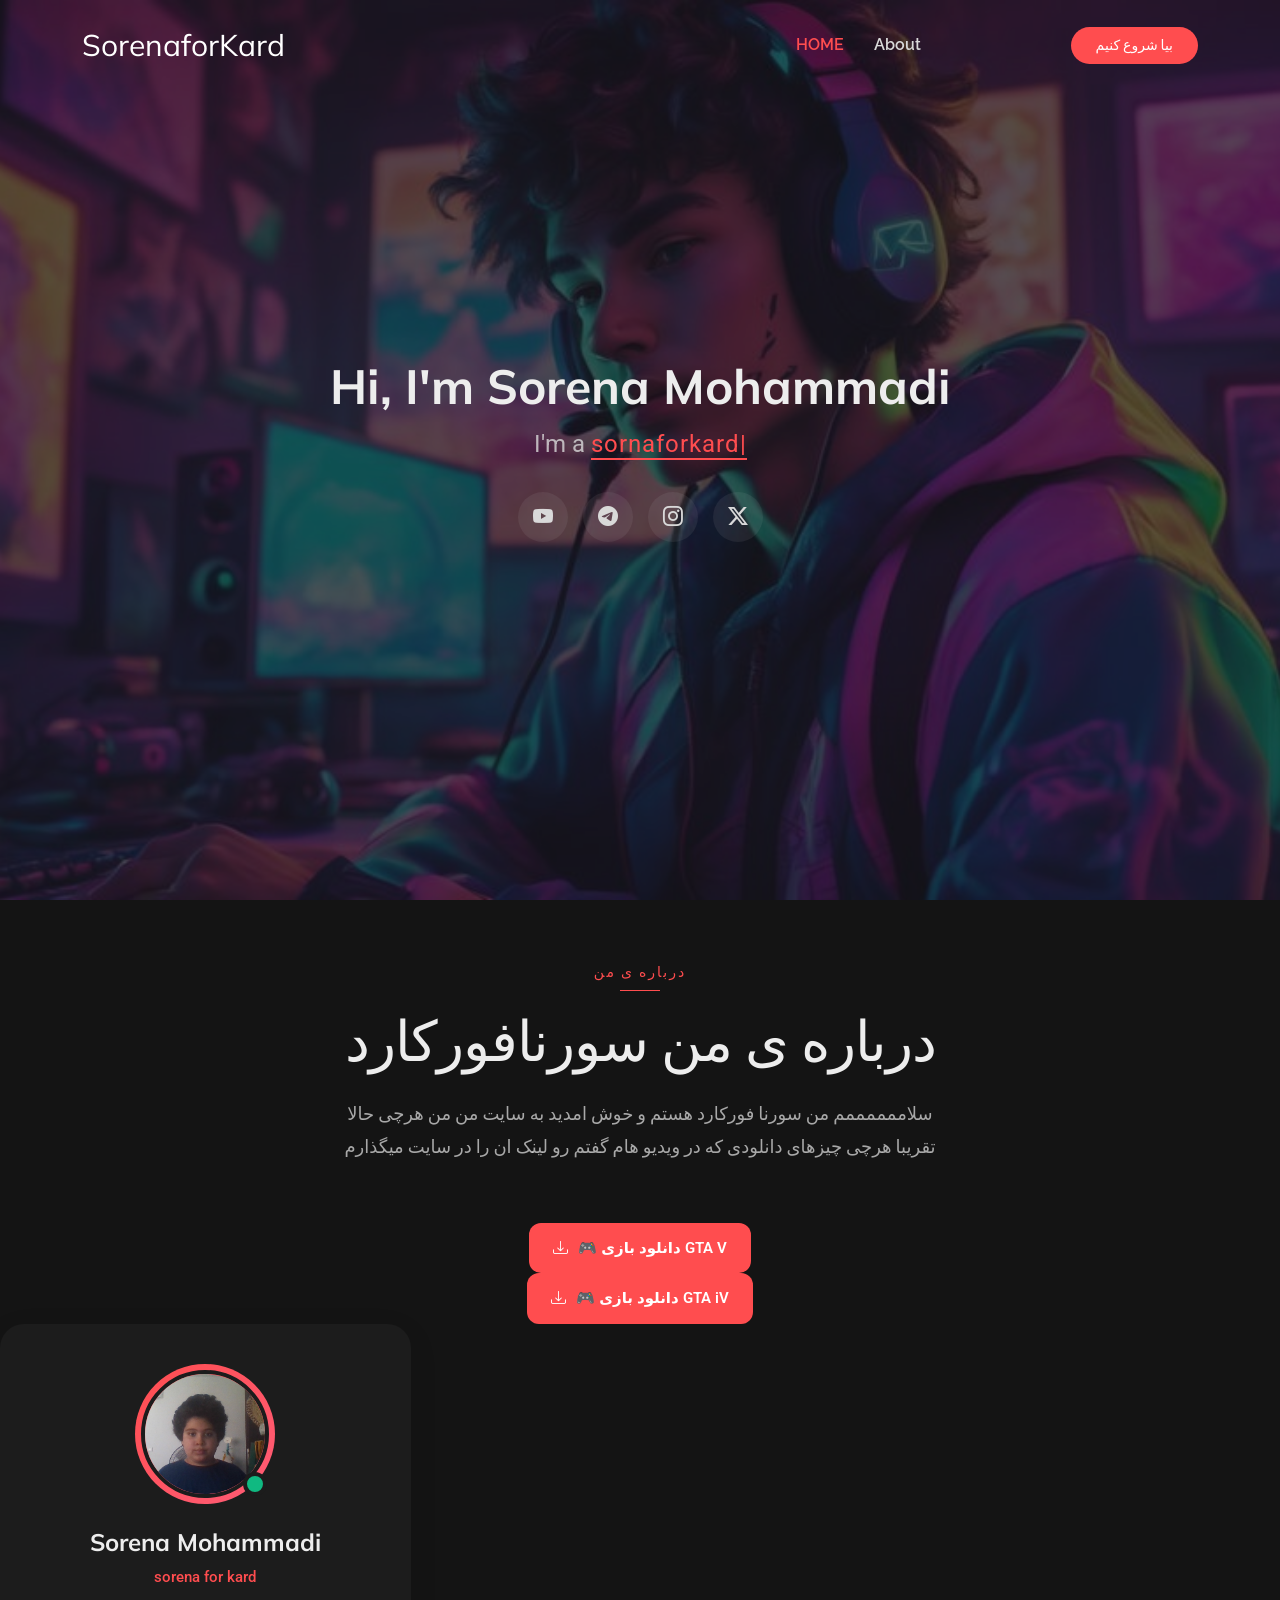
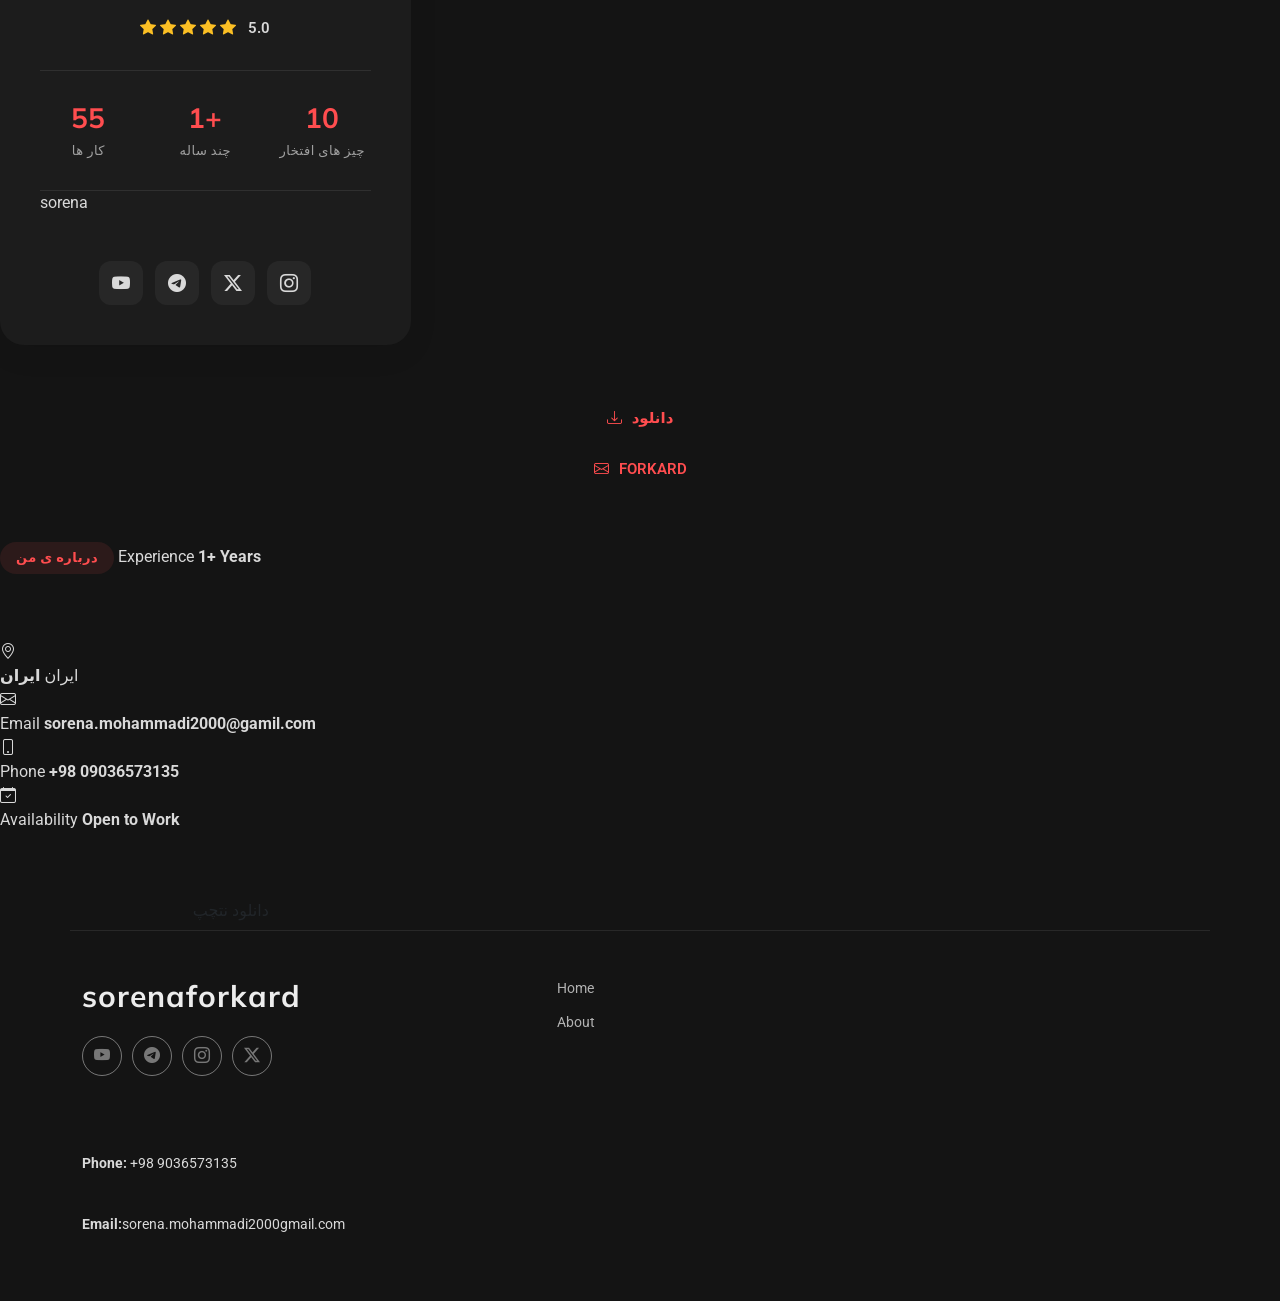
<file: index.html>
<!DOCTYPE html>
<html lang="en">

<head>
  <meta charset="utf-8">
  <meta content="width=device-width, initial-scale=1.0" name="viewport">
  <title>Index - Craftivo Bootstrap Template</title>
  <meta name="description" content="">
  <meta name="keywords" content="">

  <!-- Favicons -->
  <link href="assets/img/favicon.png" rel="icon">
  <link href="assets/img/apple-touch-icon.png" rel="apple-touch-icon">

  <!-- Fonts -->
  <link href="https://fonts.googleapis.com" rel="preconnect">
  <link href="https://fonts.gstatic.com" rel="preconnect" crossorigin>
  <link href="https://fonts.googleapis.com/css2?family=Roboto:ital,wght@0,100;0,300;0,400;0,500;0,700;0,900;1,100;1,300;1,400;1,500;1,700;1,900&family=Raleway:ital,wght@0,100;0,200;0,300;0,400;0,500;0,600;0,700;0,800;0,900;1,100;1,200;1,300;1,400;1,500;1,600;1,700;1,800;1,900&family=Mulish:ital,wght@0,200;0,300;0,400;0,500;0,600;0,700;0,800;0,900;1,200;1,300;1,400;1,500;1,600;1,700;1,800;1,900&display=swap" rel="stylesheet">

  <!-- Vendor CSS Files -->
  <link href="assets/vendor/bootstrap/css/bootstrap.min.css" rel="stylesheet">
  <link href="assets/vendor/bootstrap-icons/bootstrap-icons.css" rel="stylesheet">
  <link href="assets/vendor/aos/aos.css" rel="stylesheet">
  <link href="assets/vendor/glightbox/css/glightbox.min.css" rel="stylesheet">
  <link href="assets/vendor/swiper/swiper-bundle.min.css" rel="stylesheet">

  <!-- Main CSS File -->
  <link href="assets/css/main.css" rel="stylesheet">

  <!-- =======================================================
  * Template Name: Craftivo
  * Template URL: https://bootstrapmade.com/craftivo-bootstrap-portfolio-template/
  * Updated: Oct 04 2025 with Bootstrap v5.3.8
  * Author: BootstrapMade.com
  * License: https://bootstrapmade.com/license/
  ======================================================== -->
</head>

<body class="index-page">

  <header id="header" class="header d-flex align-items-center fixed-top">
    <div class="container-fluid container-xl position-relative d-flex align-items-center">

      <a href="index.html" class="logo d-flex align-items-center me-auto">
        <!-- Uncomment the line below if you also wish to use an image logo -->
        <!-- <img src="assets/img/logo.webp" alt=""> -->
        <h1 class="sitename">SorenaforKard</h1>
      </a>

      <nav id="navmenu" class="navmenu">
        <ul>
          <li><a href="#hero" class="active">HOME</a></li>
          <li><a href="#about">About</a></li>
          <li><a href="#resume"></a></li>
          <li><a href="#services"></a></li>
          <li><a href="#portfolio"></a></li>
       
          </li>
          <li><a href="#contact"></a></li>
        </ul>
        <i class="mobile-nav-toggle d-xl-none bi bi-list"></i>
      </nav>

      <a class="btn-getstarted" href="#about">بیا شروع کنیم </a>

    </div>
  </header>

  <main class="main">

    <!-- Hero Section -->
    <section id="hero" class="hero section LIGHTER-background">

      <img src="assets/img/profile/1709540679_1118670.jpg" alt="" data-aos="fade-in">

      <div class="container" data-aos="fade-up" data-aos-delay="100">
        <div class="row justify-content-center">
          <div class="col-lg-8 text-center">
            <h2>Hi, I'm Sorena Mohammadi</h2>
            <p>I'm a <span class="typed" data-typed-items="sornaforkard, Youtuber, Gamer, Challenger"></span><span class="typed-cursor" aria-hidden="true"></span></p>
            <div class="social-links">
              <a href="https://www.youtube.com/channel/UCr5vd8vmIxWn1lr3nisk4sg"><i class="bi bi-youtube"></i></a>
              <a href="#"><i class="bi bi-telegram"></i></a>
              <a href="https://www.instagram.com/sorenaforkard?igsh=MXc4d2ljdWc3bXVxdw=="><i class="bi bi-instagram"></i></a>
              <a href="https://x.com/sorena_m96"><i class="bi bi-twitter-x"></i></a>
            </div>
          </div>
        </div>
      </div>

    </section><!-- /Hero Section -->

    <!-- About Section -->
    <section id="about" class="about section">

      <!-- Section Title -->
      <div class="container section-title" data-aos="fade-up">
        <span class="subtitle">درباره ی من</span>
        <h2>درباره ی من سورنافورکارد</h2>
        <p> سلاممممممم من سورنا فورکارد هستم و خوش امدید به سایت من من هرچی حالا تقریبا هرچی چیزهای دانلودی که در ویدیو هام گفتم رو لینک ان را در سایت میگذارم</p>
      </div><!-- End Section Title -->

<div class="center-box">
<a href="download.html" class="download-class"><i class="bi bi-download"></i>
    🎮 دانلود بازی GTA V
</a>
</div>

<div class="center-box">
<a href="sorena.html" class="download-class"><i class="bi bi-download"></i>
    🎮 دانلود بازی GTA iV
</a>
</div>

<style>
.center-box {
    display: flex;
    justify-content: center; /* وسط‌چین کردن افقی */
    align-items: center;     /* وسط‌چین کردن عمودی (اختیاری) */
}
</style>

        <div class="row gy-5">
          <div class="col-lg-4" data-aos="zoom-in" data-aos-delay="150">
            <div class="profile-card">
              <div class="profile-header">
                <div class="profile-avatar">
                  <img src="assets/img/profile/WIN_20260530_15_00_04_Pro.jpg" class="img-fluid" alt="">
                  <div class="status-indicator"></div>
                </div>
                <h3>Sorena Mohammadi</h3>
                <span class="role">sorena for kard</span>
                <div class="rating">
                  <i class="bi bi-star-fill"></i>
                  <i class="bi bi-star-fill"></i>
                  <i class="bi bi-star-fill"></i>
                  <i class="bi bi-star-fill"></i>
                  <i class="bi bi-star-fill"></i>
                  <span>5.0</span>
                </div>
              </div>

              <div class="profile-stats">
                <div class="stat-item">
                  <h4>55</h4>
                  <p>کار ها</p>
                </div>
                <div class="stat-item">
                  <h4>1+</h4>
                  <p>چند ساله</p>
                </div>
                <div class="stat-item">
                  <h4>10</h4>
                  <p>چیز های افتخار</p>
                </div>
              </div>

<p>sorena</p>

              <div class="social-connect">
                <a href="https://www.youtube.com/channel/UCr5vd8vmIxWn1lr3nisk4sg"><i class="bi bi-youtube"></i></a>
                <a href="#"><i class="bi bi-telegram"></i></a>
                <a href="https://x.com/sorena_m96"><i class="bi bi-twitter-x"></i></a>
                <a href="https://www.instagram.com/sorenaforkard?igsh=MXc4d2ljdWc3bXVxdw=="><i class="bi bi-instagram"></i></a>
              </div>
            </div>
          </div>

<div class="profile-actions">
                <a href="#" class="btn-primary"><i class="bi bi-download"></i> دانلود</a>
                <a href="#" class="btn-secondary"><i class="bi bi-envelope"></i> FORKARD</a>
              </div>
          
          <div class="col-lg-8" data-aos="fade-left" data-aos-delay="200">
            <div class="content-wrapper">
              <div class="bio-section">
                <div class="section-tag">درباره ی من</div>
                
                    <span>Experience</span>
                    <strong>1+ Years</strong>
                  </div>
                </div>

                <div class="detail-item" data-aos="fade-up" data-aos-delay="350">
                  <i class="bi bi-geo-alt"></i>
                  <div class="detail-content">
                    <span>ایران</span>
                    <strong>ایران</strong>
                  </div>
                </div>

                <div class="detail-item" data-aos="fade-up" data-aos-delay="100">
                  <i class="bi bi-envelope"></i>
                  <div class="detail-content">
                    <span>Email</span>
                    <strong>sorena.mohammadi2000@gamil.com</strong>
                  </div>
                </div>

                <div class="detail-item" data-aos="fade-up" data-aos-delay="150">
                  <i class="bi bi-phone"></i>
                  <div class="detail-content">
                    <span>Phone</span>
                    <strong>+98 09036573135</strong>
                  </div>
                </div>

                <div class="detail-item" data-aos="fade-up" data-aos-delay="200">
                  <i class="bi bi-calendar-check"></i>
                  <div class="detail-content">
                    <span>Availability</span>
                    <strong>Open to Work</strong>
                  </div>
                </div>
              </div>

    </section><!-- /About Section -->

        <div class="portfolio-bottom" data-aos="fade-up" data-aos-delay="400">
          <div class="row align-items-center">
            <div class="col-lg-8">

            <div class="col-lg-4 text-lg-end">
              <a href="https://dl2.soft98.ir/soft/n/Notepad.8.9.7.x86.rar?1785522695" class="btn btn-accent">دانلود نتچپ</a>
            </div>
          </div>
        </div>

      </div>

    </section><!-- /Portfolio Section -->

    <!-- Contact Section -->


  </main>

  <footer id="footer" class="footer">

    <div class="container footer-top">
      <div class="row gy-4">
        <div class="col-lg-5 col-md-12 footer-about">
          <a href="index.html" class="logo d-flex align-items-center">
            <span class="sitename">sorenaforkard</span>
          </a>
          <p></p>
          <div class="social-links d-flex mt-4">
            <a href="https://www.youtube.com/channel/UCr5vd8vmIxWn1lr3nisk4sg"><i class="bi bi-youtube"></i></a>
            <a href=""><i class="bi bi-telegram"></i></a>
            <a href="https://www.instagram.com/sorenaforkard?igsh=MXc4d2ljdWc3bXVxdw=="><i class="bi bi-instagram"></i></a>
            <a href="https://x.com/sorena_m96"><i class="bi bi-twitter-x"></i></a>
          </div>
        </div>

        <div class="col-lg-2 col-6 footer-links">
          <h4چیز های بالا </h4>
          <ul>
            <li><a href="#">Home</a></li>
            <li><a href="#">About </a></li>
            <li><a href="#"></a></li>
            <li><a href="#"></a></li>
            <li><a href="#"></a></li>
          </ul>
        </div
		
        <div class="col-lg-3 col-md-12 footer-contact text-center text-md-start">
        
          <p class="mt-4"><strong>Phone:</strong> <span>+98 9036573135</span></p>
          <p><strong>Email:</strong><span>sorena.mohammadi2000gmail.com</span></p>
        </div>

      </div>
    </div>

  </footer>

  <!-- Scroll Top -->
  <a href="#" id="scroll-top" class="scroll-top d-flex align-items-center justify-content-center"><i class="bi bi-arrow-up-short"></i></a>

  <!-- Preloader -->
  <div id="preloader"></div>

  <!-- Vendor JS Files -->
  <script src="assets/vendor/bootstrap/js/bootstrap.bundle.min.js"></script>
  <script src="assets/vendor/php-email-form/validate.js"></script>
  <script src="assets/vendor/aos/aos.js"></script>
  <script src="assets/vendor/typed.js/typed.umd.js"></script>
  <script src="assets/vendor/waypoints/noframework.waypoints.js"></script>
  <script src="assets/vendor/glightbox/js/glightbox.min.js"></script>
  <script src="assets/vendor/imagesloaded/imagesloaded.pkgd.min.js"></script>
  <script src="assets/vendor/isotope-layout/isotope.pkgd.min.js"></script>
  <script src="assets/vendor/swiper/swiper-bundle.min.js"></script>

  <!-- Main JS File -->
  <script src="assets/js/main.js"></script>

</body>

</html>
</file>
<file: assets/css/main.css>
/**
* Template Name: Craftivo
* Template URL: https://bootstrapmade.com/craftivo-bootstrap-portfolio-template/
* Updated: Oct 04 2025 with Bootstrap v5.3.8
* Author: BootstrapMade.com
* License: https://bootstrapmade.com/license/
*/

@charset "UTF-8";

/*--------------------------------------------------------------
# Font & Color Variables
# Help: https://bootstrapmade.com/color-system/
--------------------------------------------------------------*/
/* Fonts */
:root {
  --default-font: "Roboto",  system-ui, -apple-system, "Segoe UI", Roboto, "Helvetica Neue", Arial, "Noto Sans", "Liberation Sans", sans-serif, "Apple Color Emoji", "Segoe UI Emoji", "Segoe UI Symbol", "Noto Color Emoji";
  --heading-font: "Mulish",  sans-serif;
  --nav-font: "Raleway",  sans-serif;
}

/* Global Colors - The following color variables are used throughout the website. Updating them here will change the color scheme of the entire website */
:root { 
  --background-color: #141414; /* Background color for the entire website, including individual sections */
  --default-color: #d9d9d9; /* Default color used for the majority of the text content across the entire website */
  --heading-color: #ededed; /* Color for headings, subheadings and title throughout the website */
  --accent-color: #ff4d4f; /* Accent color that represents your brand on the website. It's used for buttons, links, and other elements that need to stand out */
  --surface-color: #1c1c1c; /* The surface color is used as a background of boxed elements within sections, such as cards, icon boxes, or other elements that require a visual separation from the global background. */
  --contrast-color: #ffffff; /* Contrast color for text, ensuring readability against backgrounds of accent, heading, or default colors. */
}

/* Nav Menu Colors - The following color variables are used specifically for the navigation menu. They are separate from the global colors to allow for more customization options */
:root {
  --nav-color: #d9d9d9;  /* The default color of the main navmenu links */
  --nav-hover-color: #ff4d4f; /* Applied to main navmenu links when they are hovered over or active */
  --nav-mobile-background-color: #2e2e2e; /* Used as the background color for mobile navigation menu */
  --nav-dropdown-background-color: #2e2e2e; /* Used as the background color for dropdown items that appear when hovering over primary navigation items */
  --nav-dropdown-color: #d9d9d9; /* Used for navigation links of the dropdown items in the navigation menu. */
  --nav-dropdown-hover-color: #ff4d4f; /* Similar to --nav-hover-color, this color is applied to dropdown navigation links when they are hovered over. */
}

/* Color Presets - These classes override global colors when applied to any section or element, providing reuse of the sam color scheme. */

.light-background {
  --background-color: rgba(41, 41, 41, 0.8);
  --surface-color: #484848;
}

.dark-background {
  --background-color: #060606;
  --default-color: #ffffff;
  --heading-color: #ffffff;
  --surface-color: #252525;
  --contrast-color: #ffffff;
}

/* Smooth scroll */
:root {
  scroll-behavior: smooth;
}

/*--------------------------------------------------------------
# General Styling & Shared Classes
--------------------------------------------------------------*/
body {
  color: var(--default-color);
  background-color: var(--background-color);
  font-family: var(--default-font);
}

a {
  color: var(--accent-color);
  text-decoration: none;
  transition: 0.3s;
}

a:hover {
  color: color-mix(in srgb, var(--accent-color), transparent 25%);
  text-decoration: none;
}

h1,
h2,
h3,
h4,
h5,
h6 {
  color: var(--heading-color);
  font-family: var(--heading-font);
}

/* PHP Email Form Messages
------------------------------*/
.php-email-form .error-message {
  display: none;
  background: #df1529;
  color: #ffffff;
  text-align: left;
  padding: 15px;
  margin-bottom: 24px;
  font-weight: 600;
}

.php-email-form .sent-message {
  display: none;
  color: #ffffff;
  background: #059652;
  text-align: center;
  padding: 15px;
  margin-bottom: 24px;
  font-weight: 600;
}

.php-email-form .loading {
  display: none;
  background: var(--surface-color);
  text-align: center;
  padding: 15px;
  margin-bottom: 24px;
}

.php-email-form .loading:before {
  content: "";
  display: inline-block;
  border-radius: 50%;
  width: 24px;
  height: 24px;
  margin: 0 10px -6px 0;
  border: 3px solid var(--accent-color);
  border-top-color: var(--surface-color);
  animation: php-email-form-loading 1s linear infinite;
}

@keyframes php-email-form-loading {
  0% {
    transform: rotate(0deg);
  }

  100% {
    transform: rotate(360deg);
  }
}

/*--------------------------------------------------------------
# Global Header
--------------------------------------------------------------*/
.header {
  --heading-color: #ffffff;
  color: var(--default-color);
  background-color: var(--background-color);
  padding: 15px 0;
  transition: all 0.5s;
  z-index: 997;
}

.header .logo {
  line-height: 1;
}

.header .logo img {
  max-height: 36px;
  margin-right: 8px;
}

.header .logo h1 {
  font-size: 30px;
  margin: 0;
  font-weight: 400;
  color: var(--heading-color);
}

.header .btn-getstarted,
.header .btn-getstarted:focus {
  color: var(--contrast-color);
  background: var(--accent-color);
  font-size: 14px;
  padding: 8px 25px;
  margin: 0 0 0 30px;
  border-radius: 50px;
  transition: 0.3s;
}

.body .btn-getstarted,
.body .btn-getstarted:focus {
  color: var(--contrast-color);
  background: var(--accent-color);
  font-size: 14px;
  padding: 8px 25px;
  margin: 0 0 0 30px;
  border-radius: 50px;
  transition: 0.3s;
}

a.download-class {
display: flex;
align-items: center;
justify-content: center;
gap: 10px;
padding: 14px 24px;
border-radius: 12px;
font-weight: 600;
font-size: 15px;
text-decoration: none;
transition: all 0.3s ease;
background: var(--accent-color);
color: var(--contrast-color);
}
a.download-class:hover {
display: flex;
align-items: center;
justify-content: center;
gap: 10px;
padding: 14px 24px;
border-radius: 12px;
font-weight: 600;
font-size: 15px;
text-decoration: none;
transition: all 0.3s ease;
background: color-mix(in srgb, var(--accent-color), #000 15%);
transform: translateY(-2px);
box-shadow: 0 6px 20px rgba(0, 0, 0, 0.15);
}

a.download-class {
display: flex;
align-items: center;
justify-content: center;
gap: 10px;
padding: 14px 24px;
border-radius: 12px;
font-weight: 600;
font-size: 15px;
text-decoration: none;
transition: all 0.3s ease;
background: var(--accent-color);
color: var(--contrast-color);
}
a.download-class:hover {
display: flex;
align-items: center;
justify-content: center;
gap: 10px;
padding: 14px 24px;
border-radius: 12px;
font-weight: 600;
font-size: 15px;
text-decoration: none;
transition: all 0.3s ease;
background: color-mix(in srgb, var(--accent-color), #000 15%);
transform: translateY(-2px);
box-shadow: 0 6px 20px rgba(0, 0, 0, 0.15);
}

}
a.download-class:hover {
display: flex;
align-items: center;
justify-content: center;
gap: 10px;
padding: 14px 24px;
border-radius: 12px;
font-weight: 600;
font-size: 15px;
text-decoration: none;
transition: all 0.3s ease;
background: color-mix(in srgb, var(--accent-color), #000 15%);
transform: translateY(-2px);
box-shadow: 0 6px 20px rgba(0, 0, 0, 0.15);
}


.header .btn-getstarted:hover,
.header .btn-getstarted:focus:hover {
  color: var(--contrast-color);
  background: color-mix(in srgb, var(--accent-color), transparent 15%);
}

@media (max-width: 1200px) {
  .header .logo {
    order: 1;
  }

  .header .btn-getstarted {
    order: 2;
    margin: 0 15px 0 0;
    padding: 6px 15px;
  }

  .header .navmenu {
    order: 3;
  }
}

.scrolled .header {
  box-shadow: 0px 0 18px rgba(0, 0, 0, 0.1);
}

/* Global Header on Scroll
------------------------------*/
.scrolled .header {
  --background-color: rgba(20, 20, 20, 0.8);
}

/* Index Page Header
------------------------------*/
.index-page .header {
  --background-color: rgba(255, 255, 255, 0);
}

/* Index Page Header on Scroll
------------------------------*/
.index-page.scrolled .header {
  --background-color: rgba(20, 20, 20, 0.8);
}

/*--------------------------------------------------------------
# Navigation Menu
--------------------------------------------------------------*/
/* Navmenu - Desktop */
@media (min-width: 1200px) {
  .navmenu {
    padding: 0;
  }

  .navmenu ul {
    margin: 0;
    padding: 0;
    display: flex;
    list-style: none;
    align-items: center;
  }

  .navmenu li {
    position: relative;
  }

  .navmenu a,
  .navmenu a:focus {
    color: var(--nav-color);
    padding: 18px 15px;
    font-size: 16px;
    font-family: var(--nav-font);
    font-weight: 600;
    display: flex;
    align-items: center;
    justify-content: space-between;
    white-space: nowrap;
    transition: 0.3s;
  }

  .navmenu a i,
  .navmenu a:focus i {
    font-size: 12px;
    line-height: 0;
    margin-left: 5px;
    transition: 0.3s;
  }

  .navmenu li:last-child a {
    padding-right: 0;
  }

  .navmenu li:hover>a,
  .navmenu .active,
  .navmenu .active:focus {
    color: var(--nav-hover-color);
  }

  .navmenu .dropdown ul {
    margin: 0;
    padding: 10px 0;
    background: var(--nav-dropdown-background-color);
    display: block;
    position: absolute;
    visibility: hidden;
    left: 14px;
    top: 130%;
    opacity: 0;
    transition: 0.3s;
    border-radius: 4px;
    z-index: 99;
    box-shadow: 0px 0px 30px rgba(0, 0, 0, 0.1);
  }

  .navmenu .dropdown ul li {
    min-width: 200px;
  }

  .navmenu .dropdown ul a {
    padding: 10px 20px;
    font-size: 15px;
    text-transform: none;
    color: var(--nav-dropdown-color);
  }

  .navmenu .dropdown ul a i {
    font-size: 12px;
  }

  .navmenu .dropdown ul a:hover,
  .navmenu .dropdown ul .active:hover,
  .navmenu .dropdown ul li:hover>a {
    color: var(--nav-dropdown-hover-color);
  }

  .navmenu .dropdown:hover>ul {
    opacity: 1;
    top: 100%;
    visibility: visible;
  }

  .navmenu .dropdown .dropdown ul {
    top: 0;
    left: -90%;
    visibility: hidden;
  }

  .navmenu .dropdown .dropdown:hover>ul {
    opacity: 1;
    top: 0;
    left: -100%;
    visibility: visible;
  }
}

/* Navmenu - Mobile */
@media (max-width: 1199px) {
  .mobile-nav-toggle {
    color: var(--nav-color);
    font-size: 28px;
    line-height: 0;
    margin-right: 10px;
    cursor: pointer;
    transition: color 0.3s;
  }

  .navmenu {
    padding: 0;
    z-index: 9997;
  }

  .navmenu ul {
    display: none;
    list-style: none;
    position: absolute;
    inset: 60px 20px 20px 20px;
    padding: 10px 0;
    margin: 0;
    border-radius: 6px;
    background-color: var(--nav-mobile-background-color);
    overflow-y: auto;
    transition: 0.3s;
    z-index: 9998;
    box-shadow: 0px 0px 30px rgba(0, 0, 0, 0.1);
  }

  .navmenu a,
  .navmenu a:focus {
    color: var(--nav-dropdown-color);
    padding: 10px 20px;
    font-family: var(--nav-font);
    font-size: 17px;
    font-weight: 500;
    display: flex;
    align-items: center;
    justify-content: space-between;
    white-space: nowrap;
    transition: 0.3s;
  }

  .navmenu a i,
  .navmenu a:focus i {
    font-size: 12px;
    line-height: 0;
    margin-left: 5px;
    width: 30px;
    height: 30px;
    display: flex;
    align-items: center;
    justify-content: center;
    border-radius: 50%;
    transition: 0.3s;
    background-color: color-mix(in srgb, var(--accent-color), transparent 90%);
  }

  .navmenu a i:hover,
  .navmenu a:focus i:hover {
    background-color: var(--accent-color);
    color: var(--contrast-color);
  }

  .navmenu a:hover,
  .navmenu .active,
  .navmenu .active:focus {
    color: var(--nav-dropdown-hover-color);
  }

  .navmenu .active i,
  .navmenu .active:focus i {
    background-color: var(--accent-color);
    color: var(--contrast-color);
    transform: rotate(180deg);
  }

  .navmenu .dropdown ul {
    position: static;
    display: none;
    z-index: 99;
    padding: 10px 0;
    margin: 10px 20px;
    background-color: var(--nav-dropdown-background-color);
    border: 1px solid color-mix(in srgb, var(--default-color), transparent 90%);
    box-shadow: none;
    transition: all 0.5s ease-in-out;
  }

  .navmenu .dropdown ul ul {
    background-color: rgba(33, 37, 41, 0.1);
  }

  .navmenu .dropdown>.dropdown-active {
    display: block;
    background-color: rgba(33, 37, 41, 0.03);
  }

  .mobile-nav-active {
    overflow: hidden;
  }

  .mobile-nav-active .mobile-nav-toggle {
    color: #fff;
    position: absolute;
    font-size: 32px;
    top: 15px;
    right: 15px;
    margin-right: 0;
    z-index: 9999;
  }

  .mobile-nav-active .navmenu {
    position: fixed;
    overflow: hidden;
    inset: 0;
    background: rgba(33, 37, 41, 0.8);
    transition: 0.3s;
  }

  .mobile-nav-active .navmenu>ul {
    display: block;
  }
}

/*--------------------------------------------------------------
# Global Footer
--------------------------------------------------------------*/
.footer {
  color: var(--default-color);
  background-color: var(--background-color);
  font-size: 14px;
  padding-bottom: 50px;
  position: relative;
}

.footer .footer-top {
  padding-top: 50px;
  border-top: 1px solid color-mix(in srgb, var(--default-color), transparent 90%);
}

.footer .footer-about .logo {
  line-height: 1;
  margin-bottom: 25px;
}

.footer .footer-about .logo img {
  max-height: 40px;
  margin-right: 6px;
}

.footer .footer-about .logo span {
  color: var(--heading-color);
  font-size: 30px;
  font-weight: 700;
  letter-spacing: 1px;
  font-family: var(--heading-font);
}

.footer .footer-about p {
  font-size: 14px;
  font-family: var(--heading-font);
}

.footer .social-links a {
  display: flex;
  align-items: center;
  justify-content: center;
  width: 40px;
  height: 40px;
  border-radius: 50%;
  border: 1px solid color-mix(in srgb, var(--default-color), transparent 50%);
  font-size: 16px;
  color: color-mix(in srgb, var(--default-color), transparent 50%);
  margin-right: 10px;
  transition: 0.3s;
}

.footer .social-links a:hover {
  color: var(--accent-color);
  border-color: var(--accent-color);
}

.footer h4 {
  font-size: 16px;
  font-weight: bold;
  position: relative;
  padding-bottom: 12px;
}

.footer .footer-links {
  margin-bottom: 30px;
}

.footer .footer-links ul {
  list-style: none;
  padding: 0;
  margin: 0;
}

.footer .footer-links ul i {
  padding-right: 2px;
  font-size: 12px;
  line-height: 0;
}

.footer .footer-links ul li {
  padding: 10px 0;
  display: flex;
  align-items: center;
}

.footer .footer-links ul li:first-child {
  padding-top: 0;
}

.footer .footer-links ul a {
  color: color-mix(in srgb, var(--default-color), transparent 20%);
  display: inline-block;
  line-height: 1;
}

.footer .footer-links ul a:hover {
  color: var(--accent-color);
}

.footer .footer-contact p {
  margin-bottom: 5px;
}

.footer .copyright {
  padding-top: 25px;
  padding-bottom: 25px;
  background-color: color-mix(in srgb, var(--default-color), transparent 95%);
}

.footer .copyright p {
  margin-bottom: 0;
}

.footer .credits {
  margin-top: 6px;
  font-size: 13px;
}

/*--------------------------------------------------------------
# Preloader
--------------------------------------------------------------*/
#preloader {
  position: fixed;
  inset: 0;
  z-index: 999999;
  overflow: hidden;
  background: var(--background-color);
  transition: all 0.6s ease-out;
}

#preloader:before {
  content: "";
  position: fixed;
  top: calc(50% - 30px);
  left: calc(50% - 30px);
  border: 6px solid #ffffff;
  border-color: var(--accent-color) transparent var(--accent-color) transparent;
  border-radius: 50%;
  width: 60px;
  height: 60px;
  animation: animate-preloader 1.5s linear infinite;
}

@keyframes animate-preloader {
  0% {
    transform: rotate(0deg);
  }

  100% {
    transform: rotate(360deg);
  }
}

/*--------------------------------------------------------------
# Scroll Top Button
--------------------------------------------------------------*/
.scroll-top {
  position: fixed;
  visibility: hidden;
  opacity: 0;
  right: 15px;
  bottom: 15px;
  z-index: 99999;
  background-color: var(--accent-color);
  width: 40px;
  height: 40px;
  border-radius: 4px;
  transition: all 0.4s;
}

.scroll-top i {
  font-size: 24px;
  color: var(--contrast-color);
  line-height: 0;
}

.scroll-top:hover {
  background-color: color-mix(in srgb, var(--accent-color), transparent 20%);
  color: var(--contrast-color);
}

.scroll-top.active {
  visibility: visible;
  opacity: 1;
}

/*--------------------------------------------------------------
# Disable aos animation delay on mobile devices
--------------------------------------------------------------*/
@media screen and (max-width: 768px) {
  [data-aos-delay] {
    transition-delay: 0 !important;
  }
}

/*--------------------------------------------------------------
# Global Page Titles & Breadcrumbs
--------------------------------------------------------------*/
.page-title {
  color: var(--default-color);
  background-color: var(--background-color);
  padding: 20px 0;
  position: relative;
}

.page-title h1 {
  font-size: 28px;
  font-weight: 700;
  margin: 0;
}

.page-title .breadcrumbs ol {
  display: flex;
  flex-wrap: wrap;
  list-style: none;
  padding: 0 0 10px 0;
  margin: 0;
  font-size: 14px;
  font-weight: 400;
}

.page-title .breadcrumbs ol li+li {
  padding-left: 10px;
}

.page-title .breadcrumbs ol li+li::before {
  content: "/";
  display: inline-block;
  padding-right: 10px;
  color: color-mix(in srgb, var(--default-color), transparent 70%);
}

/*--------------------------------------------------------------
# Global Sections
--------------------------------------------------------------*/
section,
.section {
  color: var(--default-color);
  background-color: var(--background-color);
  padding: 60px 0;
  scroll-margin-top: 90px;
  overflow: clip;
}

@media (max-width: 1199px) {

  section,
  .section {
    scroll-margin-top: 66px;
  }
}

/*--------------------------------------------------------------
# Global Section Titles
--------------------------------------------------------------*/
.section-title {
  text-align: center;
  padding-bottom: 60px;
  position: relative;
}

.section-title h2 {
  font-size: 3.5rem;
  font-weight: 300;
  line-height: 1.2;
  color: var(--heading-color);
  margin-bottom: 1.5rem;
  letter-spacing: -1px;
}

@media (max-width: 768px) {
  .section-title h2 {
    font-size: 2.5rem;
  }
}

.section-title .subtitle {
  display: inline-block;
  font-size: 0.875rem;
  font-weight: 400;
  color: var(--accent-color);
  text-transform: uppercase;
  letter-spacing: 2px;
  margin-bottom: 1.5rem;
  position: relative;
}

.section-title .subtitle::after {
  content: "";
  position: absolute;
  bottom: -8px;
  left: 50%;
  transform: translateX(-50%);
  width: 40px;
  height: 1px;
  background: var(--accent-color);
}

.section-title p {
  font-size: 1.125rem;
  line-height: 1.8;
  color: color-mix(in srgb, var(--default-color), transparent 25%);
  max-width: 900px;
  margin: 0 auto;
  text-wrap: balance;
}

/*--------------------------------------------------------------
# Hero Section
--------------------------------------------------------------*/
.hero {
  padding-top: 80px;
  min-height: 100vh;
  position: relative;
  display: flex;
  align-items: center;
  justify-content: center;
  overflow: hidden;
  padding-bottom: 80px;
}

.hero img {
  position: absolute;
  inset: 0;
  display: block;
  width: 100%;
  height: 100%;
  object-fit: cover;
  z-index: 1;
}

.hero:before {
  content: "";
  background: color-mix(in srgb, var(--background-color), transparent 30%);
  position: absolute;
  inset: 0;
  z-index: 2;
  border-radius: 0;
}

.hero .container {
  position: relative;
  z-index: 3;
}

.hero h2 {
  margin: 0;
  font-size: 48px;
  font-weight: 700;
}

.hero p {
  margin: 10px 0 0 0;
  font-size: 24px;
  color: color-mix(in srgb, var(--default-color), transparent 20%);
}

.hero p span {
  color: var(--accent-color);
  letter-spacing: 1px;
  border-bottom: 2px solid var(--accent-color);
}

.hero .social-links {
  margin-top: 30px;
  display: flex;
  justify-content: center;
  gap: 15px;
}

.hero .social-links a {
  display: flex;
  align-items: center;
  justify-content: center;
  width: 50px;
  height: 50px;
  border-radius: 50%;
  background: color-mix(in srgb, var(--default-color), transparent 92%);
  color: var(--default-color);
  font-size: 20px;
  transition: 0.3s;
}

.hero .social-links a:hover {
  background: var(--accent-color);
  color: var(--contrast-color);
  transform: translateY(-3px);
}

@media (max-width: 768px) {
  .hero h2 {
    font-size: 32px;
  }

  .hero p {
    font-size: 20px;
  }
}

/*--------------------------------------------------------------
# About Section
--------------------------------------------------------------*/
.about {
  overflow: hidden;
  position: relative;
}

.about::before {
  content: "";
  position: absolute;
  top: -50%;
  right: -20%;
  width: 800px;
  height: 800px;
  background: radial-gradient(circle, color-mix(in srgb, var(--accent-color), transparent 85%) 0%, transparent 70%);
  border-radius: 50%;
  z-index: 0;
  pointer-events: none;
}

.about .container {
  position: relative;
  z-index: 1;
}

.about .profile-card {
  background: var(--surface-color);
  border-radius: 24px;
  padding: 40px;
  box-shadow: 0 8px 30px rgba(0, 0, 0, 0.08);
  position: sticky;
  top: 100px;
}

.about .profile-card .profile-header {
  text-align: center;
  padding-bottom: 30px;
  border-bottom: 1px solid color-mix(in srgb, var(--default-color), transparent 90%);
}

.about .profile-card .profile-header .profile-avatar {
  width: 140px;
  height: 140px;
  margin: 0 auto 24px;
  position: relative;
  border-radius: 50%;
  padding: 6px;
  background: linear-gradient(135deg, var(--accent-color), color-mix(in srgb, var(--accent-color), #ff6b9d 50%));
}

.about .profile-card .profile-header .profile-avatar img {
  width: 100%;
  height: 100%;
  object-fit: cover;
  border-radius: 50%;
  border: 4px solid var(--surface-color);
}

.about .profile-card .profile-header .profile-avatar .status-indicator {
  position: absolute;
  bottom: 8px;
  right: 8px;
  width: 24px;
  height: 24px;
  background: #10b981;
  border: 4px solid var(--surface-color);
  border-radius: 50%;
  animation: pulse 2s infinite;
}

.about .profile-card .profile-header h3 {
  font-size: 24px;
  font-weight: 700;
  margin-bottom: 8px;
  color: var(--heading-color);
}

.about .profile-card .profile-header .role {
  display: inline-block;
  font-size: 15px;
  color: var(--accent-color);
  font-weight: 500;
  margin-bottom: 16px;
}

.about .profile-card .profile-header .rating {
  display: flex;
  align-items: center;
  justify-content: center;
  gap: 4px;
  margin-top: 12px;
}

.about .profile-card .profile-header .rating i {
  color: #fbbf24;
  font-size: 16px;
}

.about .profile-card .profile-header .rating span {
  margin-left: 8px;
  font-weight: 600;
  color: var(--default-color);
  font-size: 15px;
}

.about .profile-card .profile-stats {
  display: grid;
  grid-template-columns: repeat(3, 1fr);
  gap: 20px;
  padding: 30px 0;
  border-bottom: 1px solid color-mix(in srgb, var(--default-color), transparent 90%);
}

.about .profile-card .profile-stats .stat-item {
  text-align: center;
}

.about .profile-card .profile-stats .stat-item h4 {
  font-size: 28px;
  font-weight: 700;
  color: var(--accent-color);
  margin-bottom: 6px;
}

.about .profile-card .profile-stats .stat-item p {
  font-size: 13px;
  color: color-mix(in srgb, var(--default-color), transparent 30%);
  text-transform: uppercase;
  letter-spacing: 0.5px;
  margin: 0;
}

.about .profile-card .profile-actions {
  display: flex;
  flex-direction: column;
  gap: 12px;
  padding: 30px 0;
  border-bottom: 1px solid color-mix(in srgb, var(--default-color), transparent 90%);
}


.about .profile-card .profile-actions a {
  display: flex;
  align-items: center;
  justify-content: center;
  gap: 10px;
  padding: 14px 24px;
  border-radius: 12px;
  font-weight: 600;
  font-size: 15px;
  text-decoration: none;
  transition: all 0.3s ease;
}

.profile-actions a {
  display: flex;
  align-items: center;
  justify-content: center;
  gap: 10px;
  padding: 14px 24px;
  border-radius: 12px;
  font-weight: 600;
  font-size: 15px;
  text-decoration: none;
  transition: all 0.36s ease;
}

.about .profile-card .profile-actions a.btn-primary {
  background: var(--accent-color);
  color: var(--contrast-color);
}

.about .profile-card .profile-actions a.btn-primary:hover {
  background: color-mix(in srgb, var(--accent-color), #000 15%);
  transform: translateY(-2px);
  box-shadow: 0 6px 20px rgba(0, 0, 0, 0.15);
}

.about .profile-card .profile-actions a.btn-secondary {
  background: color-mix(in srgb, var(--accent-color), transparent 90%);
  color: var(--accent-color);
}

.about .profile-card .profile-actions a.btn-secondary:hover {
  background: color-mix(in srgb, var(--accent-color), transparent 85%);
}

.about .profile-card .profile-actions a i {
  font-size: 18px;
}

.about .profile-card .social-connect {
  display: flex;
  justify-content: center;
  gap: 12px;
  padding-top: 30px;
}

.about .profile-card .social-connect a {
  width: 44px;
  height: 44px;
  display: flex;
  align-items: center;
  justify-content: center;
  background: color-mix(in srgb, var(--default-color), transparent 94%);
  border-radius: 12px;
  color: var(--default-color);
  font-size: 18px;
  transition: all 0.3s ease;
}

.about .profile-card .social-connect a:hover {
  background: var(--accent-color);
  color: var(--contrast-color);
  transform: translateY(-3px);
}

.about .content-wrapper .bio-section {
  margin-bottom: 50px;
}

.about .content-wrapper .bio-section .section-tag {
  display: inline-block;
  padding: 6px 16px;
  background: color-mix(in srgb, var(--accent-color), transparent 90%);
  color: var(--accent-color);
  border-radius: 20px;
  font-size: 13px;
  font-weight: 600;
  text-transform: uppercase;
  letter-spacing: 0.5px;
  margin-bottom: 16px;
}

.about .content-wrapper .bio-section h2 {
  font-size: 36px;
  font-weight: 700;
  color: var(--heading-color);
  margin-bottom: 24px;
  line-height: 1.2;
}

.about .content-wrapper .bio-section p {
  font-size: 16px;
  line-height: 1.8;
  color: var(--default-color);
  margin-bottom: 16px;
}

.about .content-wrapper .bio-section p:last-child {
  margin-bottom: 0;
}

.about .content-wrapper .details-grid {
  display: grid;
  grid-template-columns: repeat(2, 1fr);
  gap: 24px;
  margin-bottom: 50px;
}

.about .content-wrapper .details-grid .detail-item {
  display: flex;
  align-items: center;
  gap: 16px;
  padding: 24px;
  background: var(--surface-color);
  border-radius: 16px;
  border: 1px solid color-mix(in srgb, var(--default-color), transparent 92%);
  transition: all 0.3s ease;
}

.about .content-wrapper .details-grid .detail-item:hover {
  border-color: var(--accent-color);
  transform: translateY(-3px);
  box-shadow: 0 8px 24px rgba(0, 0, 0, 0.08);
}

.about .content-wrapper .details-grid .detail-item i {
  font-size: 28px;
  color: var(--accent-color);
  flex-shrink: 0;
}

.about .content-wrapper .details-grid .detail-item .detail-content span {
  display: block;
  font-size: 13px;
  color: color-mix(in srgb, var(--default-color), transparent 40%);
  text-transform: uppercase;
  letter-spacing: 0.5px;
  margin-bottom: 4px;
}

.about .content-wrapper .details-grid .detail-item .detail-content strong {
  display: block;
  font-size: 16px;
  color: var(--heading-color);
  font-weight: 600;
}

.about .content-wrapper .skills-showcase .section-tag {
  display: inline-block;
  padding: 6px 16px;
  background: color-mix(in srgb, var(--accent-color), transparent 90%);
  color: var(--accent-color);
  border-radius: 20px;
  font-size: 13px;
  font-weight: 600;
  text-transform: uppercase;
  letter-spacing: 0.5px;
  margin-bottom: 16px;
}

.about .content-wrapper .skills-showcase h3 {
  font-size: 28px;
  font-weight: 700;
  color: var(--heading-color);
  margin-bottom: 32px;
}

.about .content-wrapper .skills-showcase .skills-list .skill-item {
  margin-bottom: 28px;
}

.about .content-wrapper .skills-showcase .skills-list .skill-item .skill-info {
  display: flex;
  justify-content: space-between;
  align-items: center;
  margin-bottom: 10px;
}

.about .content-wrapper .skills-showcase .skills-list .skill-item .skill-info .skill-name {
  font-size: 15px;
  font-weight: 600;
  color: var(--heading-color);
}

.about .content-wrapper .skills-showcase .skills-list .skill-item .skill-info .skill-percent {
  font-size: 15px;
  font-weight: 700;
  color: var(--accent-color);
}

.about .content-wrapper .skills-showcase .skills-list .skill-item .progress {
  height: 10px;
  border-radius: 10px;
  background: color-mix(in srgb, var(--default-color), transparent 94%);
  overflow: hidden;
}

.about .content-wrapper .skills-showcase .skills-list .skill-item .progress .progress-bar {
  width: 0;
  height: 100%;
  background: linear-gradient(90deg, var(--accent-color), color-mix(in srgb, var(--accent-color), #ff6b9d 50%));
  border-radius: 10px;
  transition: width 1.5s cubic-bezier(0.65, 0, 0.35, 1);
  position: relative;
}

.about .content-wrapper .skills-showcase .skills-list .skill-item .progress .progress-bar::after {
  content: "";
  position: absolute;
  top: 0;
  left: 0;
  right: 0;
  bottom: 0;
  background: linear-gradient(90deg, transparent, rgba(255, 255, 255, 0.4), transparent);
  animation: shimmer 2s infinite;
}

@keyframes pulse {

  0%,
  100% {
    opacity: 1;
  }

  50% {
    opacity: 0.6;
  }
}

@keyframes shimmer {
  0% {
    transform: translateX(-100%);
  }

  100% {
    transform: translateX(100%);
  }
}

@media (max-width: 992px) {
  .about .profile-card {
    position: static;
    margin-bottom: 40px;
  }

  .about .content-wrapper .bio-section h2 {
    font-size: 30px;
  }

  .about .content-wrapper .details-grid {
    grid-template-columns: 1fr;
  }

  .about .content-wrapper .skills-showcase h3 {
    font-size: 24px;
  }
}

@media (max-width: 576px) {
  .about .profile-card {
    padding: 30px 20px;
  }

  .about .profile-card .profile-header .profile-avatar {
    width: 120px;
    height: 120px;
  }

  .about .profile-card .profile-stats {
    grid-template-columns: repeat(3, 1fr);
    gap: 16px;
  }

  .about .profile-card .profile-stats .stat-item h4 {
    font-size: 24px;
  }

  .about .content-wrapper .bio-section h2 {
    font-size: 26px;
  }

  .about .content-wrapper .details-grid .detail-item {
    padding: 18px;
  }

  .about .content-wrapper .details-grid .detail-item i {
    font-size: 24px;
  }
}

/*--------------------------------------------------------------
# Resume Section
--------------------------------------------------------------*/
.resume .section-header {
  margin-bottom: 2.5rem;
}

.resume .section-header .header-content .section-badge {
  display: inline-block;
  background: linear-gradient(135deg, var(--accent-color), color-mix(in srgb, var(--accent-color), #6c5ce7 20%));
  color: var(--contrast-color);
  padding: 0.5rem 1.2rem;
  border-radius: 25px;
  font-size: 0.85rem;
  font-weight: 600;
  text-transform: uppercase;
  letter-spacing: 0.1em;
  margin-bottom: 1rem;
}

.resume .section-header .header-content h2 {
  font-size: 2.2rem;
  font-weight: 700;
  color: var(--heading-color);
  margin-bottom: 1rem;
  line-height: 1.2;
  letter-spacing: -0.02em;
}

.resume .section-header .header-content p {
  font-size: 1rem;
  line-height: 1.7;
  color: color-mix(in srgb, var(--default-color), transparent 35%);
  margin: 0;
}

.resume .experience-section .experience-cards {
  display: flex;
  flex-direction: column;
  gap: 1.5rem;
}

.resume .experience-section .experience-cards .exp-card {
  background: var(--surface-color);
  border-radius: 16px;
  padding: 2rem;
  border: 2px solid color-mix(in srgb, var(--default-color), transparent 95%);
  transition: all 0.3s ease;
  position: relative;
  overflow: hidden;
}

.resume .experience-section .experience-cards .exp-card::before {
  content: "";
  position: absolute;
  top: 0;
  left: 0;
  right: 0;
  height: 4px;
  background: linear-gradient(90deg, transparent, var(--accent-color), transparent);
  transform: translateX(-100%);
  transition: transform 0.3s ease;
}

.resume .experience-section .experience-cards .exp-card:hover {
  transform: translateY(-5px);
  border-color: color-mix(in srgb, var(--accent-color), transparent 80%);
  box-shadow: 0 15px 45px color-mix(in srgb, var(--default-color), transparent 85%);
}

.resume .experience-section .experience-cards .exp-card:hover::before {
  transform: translateX(0);
}

.resume .experience-section .experience-cards .exp-card.featured {
  border-color: color-mix(in srgb, var(--accent-color), transparent 70%);
  background: linear-gradient(135deg, var(--surface-color), color-mix(in srgb, var(--accent-color), transparent 95%));
}

.resume .experience-section .experience-cards .exp-card.featured::before {
  background: linear-gradient(90deg, var(--accent-color), color-mix(in srgb, var(--accent-color), #6c5ce7 20%), var(--accent-color));
}

.resume .experience-section .experience-cards .exp-card .card-header {
  display: flex;
  justify-content: space-between;
  align-items: center;
  margin-bottom: 1.5rem;
}

.resume .experience-section .experience-cards .exp-card .card-header .company-logo {
  width: 50px;
  height: 50px;
  background: linear-gradient(135deg, var(--accent-color), color-mix(in srgb, var(--accent-color), #6c5ce7 20%));
  border-radius: 12px;
  display: flex;
  align-items: center;
  justify-content: center;
}

.resume .experience-section .experience-cards .exp-card .card-header .company-logo i {
  font-size: 1.3rem;
  color: var(--contrast-color);
}

.resume .experience-section .experience-cards .exp-card .card-header .period-badge {
  background: color-mix(in srgb, var(--accent-color), transparent 85%);
  color: var(--accent-color);
  padding: 0.4rem 1rem;
  border-radius: 20px;
  font-size: 0.8rem;
  font-weight: 600;
  text-transform: uppercase;
  letter-spacing: 0.05em;
}

.resume .experience-section .experience-cards .exp-card .card-body h3 {
  font-size: 1.4rem;
  font-weight: 600;
  color: var(--heading-color);
  margin-bottom: 0.5rem;
  letter-spacing: -0.01em;
}

.resume .experience-section .experience-cards .exp-card .card-body .company-name {
  font-size: 1rem;
  color: color-mix(in srgb, var(--default-color), transparent 25%);
  font-weight: 500;
  margin-bottom: 0.3rem;
}

.resume .experience-section .experience-cards .exp-card .card-body .duration {
  display: inline-block;
  font-size: 0.9rem;
  color: var(--accent-color);
  font-weight: 600;
  background: color-mix(in srgb, var(--accent-color), transparent 90%);
  padding: 0.2rem 0.8rem;
  border-radius: 12px;
  margin-bottom: 1rem;
}

.resume .experience-section .experience-cards .exp-card .card-body .description {
  font-size: 0.95rem;
  line-height: 1.6;
  color: color-mix(in srgb, var(--default-color), transparent 35%);
  margin-bottom: 1.5rem;
}

.resume .experience-section .experience-cards .exp-card .card-body .skills-tags {
  display: flex;
  flex-wrap: wrap;
  gap: 0.5rem;
}

.resume .experience-section .experience-cards .exp-card .card-body .skills-tags .skill-tag {
  background: color-mix(in srgb, var(--accent-color), transparent 92%);
  color: var(--accent-color);
  padding: 0.3rem 0.8rem;
  border-radius: 15px;
  font-size: 0.8rem;
  font-weight: 500;
  border: 1px solid color-mix(in srgb, var(--accent-color), transparent 85%);
}

.resume .education-section .education-timeline .timeline-track {
  position: relative;
  padding-left: 2.5rem;
}

.resume .education-section .education-timeline .timeline-track::before {
  content: "";
  position: absolute;
  left: 10px;
  top: 0;
  bottom: 0;
  width: 2px;
  background: linear-gradient(180deg, var(--accent-color), color-mix(in srgb, var(--accent-color), transparent 50%));
}

.resume .education-section .education-timeline .timeline-track .timeline-item {
  position: relative;
  margin-bottom: 3rem;
}

.resume .education-section .education-timeline .timeline-track .timeline-item:last-child {
  margin-bottom: 0;
}

.resume .education-section .education-timeline .timeline-track .timeline-item .timeline-marker {
  position: absolute;
  left: -3.5rem;
  top: 0;
  width: 50px;
  height: 50px;
  background: linear-gradient(135deg, var(--accent-color), color-mix(in srgb, var(--accent-color), #6c5ce7 20%));
  border-radius: 50%;
  display: flex;
  align-items: center;
  justify-content: center;
  border: 4px solid var(--background-color);
  box-shadow: 0 0 0 3px color-mix(in srgb, var(--accent-color), transparent 80%);
}

.resume .education-section .education-timeline .timeline-track .timeline-item .timeline-marker i {
  font-size: 1.2rem;
  color: var(--contrast-color);
}

.resume .education-section .education-timeline .timeline-track .timeline-item .timeline-content {
  background: var(--surface-color);
  padding: 1.8rem;
  border-radius: 12px;
  border: 1px solid color-mix(in srgb, var(--default-color), transparent 95%);
  transition: all 0.3s ease;
}

.resume .education-section .education-timeline .timeline-track .timeline-item .timeline-content:hover {
  transform: translateX(5px);
  border-color: color-mix(in srgb, var(--accent-color), transparent 80%);
  box-shadow: 0 10px 30px color-mix(in srgb, var(--default-color), transparent 90%);
}

.resume .education-section .education-timeline .timeline-track .timeline-item .timeline-content .education-meta {
  display: flex;
  justify-content: space-between;
  align-items: center;
  margin-bottom: 1rem;
}

.resume .education-section .education-timeline .timeline-track .timeline-item .timeline-content .education-meta .year-range {
  font-size: 0.9rem;
  color: var(--accent-color);
  font-weight: 600;
  background: color-mix(in srgb, var(--accent-color), transparent 90%);
  padding: 0.3rem 0.8rem;
  border-radius: 15px;
}

.resume .education-section .education-timeline .timeline-track .timeline-item .timeline-content .education-meta .degree-level {
  font-size: 0.8rem;
  color: color-mix(in srgb, var(--default-color), transparent 40%);
  text-transform: uppercase;
  font-weight: 600;
  letter-spacing: 0.1em;
}

.resume .education-section .education-timeline .timeline-track .timeline-item .timeline-content h4 {
  font-size: 1.3rem;
  font-weight: 600;
  color: var(--heading-color);
  margin-bottom: 0.5rem;
  letter-spacing: -0.01em;
}

.resume .education-section .education-timeline .timeline-track .timeline-item .timeline-content .institution {
  font-size: 1rem;
  color: color-mix(in srgb, var(--default-color), transparent 25%);
  font-weight: 500;
  margin-bottom: 1rem;
}

.resume .education-section .education-timeline .timeline-track .timeline-item .timeline-content .description {
  font-size: 0.95rem;
  line-height: 1.6;
  color: color-mix(in srgb, var(--default-color), transparent 35%);
  margin-bottom: 1.2rem;
}

.resume .education-section .education-timeline .timeline-track .timeline-item .timeline-content .achievement {
  display: flex;
  align-items: center;
  gap: 0.5rem;
  background: color-mix(in srgb, var(--accent-color), transparent 92%);
  padding: 0.6rem 1rem;
  border-radius: 8px;
  border-left: 3px solid var(--accent-color);
}

.resume .education-section .education-timeline .timeline-track .timeline-item .timeline-content .achievement i {
  color: var(--accent-color);
  font-size: 1rem;
}

.resume .education-section .education-timeline .timeline-track .timeline-item .timeline-content .achievement span {
  font-size: 0.9rem;
  font-weight: 600;
  color: var(--accent-color);
}

.resume .education-section .education-timeline .timeline-track .timeline-item .timeline-content .certifications-list .cert-item {
  display: flex;
  justify-content: space-between;
  align-items: center;
  padding: 0.8rem 0;
  border-bottom: 1px solid color-mix(in srgb, var(--default-color), transparent 95%);
}

.resume .education-section .education-timeline .timeline-track .timeline-item .timeline-content .certifications-list .cert-item:last-child {
  border-bottom: none;
}

.resume .education-section .education-timeline .timeline-track .timeline-item .timeline-content .certifications-list .cert-item .cert-name {
  font-size: 0.9rem;
  color: var(--heading-color);
  font-weight: 500;
}

.resume .education-section .education-timeline .timeline-track .timeline-item .timeline-content .certifications-list .cert-item .cert-year {
  font-size: 0.8rem;
  color: var(--accent-color);
  font-weight: 600;
  background: color-mix(in srgb, var(--accent-color), transparent 90%);
  padding: 0.2rem 0.6rem;
  border-radius: 10px;
}

@media (max-width: 992px) {
  .resume .section-header {
    margin-bottom: 2rem;
  }

  .resume .section-header .header-content h2 {
    font-size: 2rem;
  }

  .resume .experience-section {
    margin-bottom: 3rem;
  }

  .resume .education-timeline .timeline-track .timeline-item .timeline-marker {
    width: 45px;
    height: 45px;
  }
}

@media (max-width: 768px) {
  .resume .section-header .header-content {
    text-align: center;
  }

  .resume .section-header .header-content h2 {
    font-size: 1.8rem;
  }

  .resume .experience-section .experience-cards .exp-card {
    padding: 1.5rem;
  }

  .resume .experience-section .experience-cards .exp-card .card-header .company-logo {
    width: 45px;
    height: 45px;
  }

  .resume .experience-section .experience-cards .exp-card .card-header .company-logo i {
    font-size: 1.2rem;
  }

  .resume .education-section .education-timeline .timeline-track {
    padding-left: 2rem;
  }

  .resume .education-section .education-timeline .timeline-track::before {
    left: 20px;
  }

  .resume .education-section .education-timeline .timeline-track .timeline-item .timeline-marker {
    left: -2.3rem;
    width: 40px;
    height: 40px;
  }

  .resume .education-section .education-timeline .timeline-track .timeline-item .timeline-marker i {
    font-size: 1rem;
  }

  .resume .education-section .education-timeline .timeline-track .timeline-item .timeline-content {
    padding: 1.5rem;
  }
}

@media (max-width: 576px) {
  .resume .section-header .header-content .section-badge {
    font-size: 0.8rem;
    padding: 0.4rem 1rem;
  }

  .resume .section-header .header-content h2 {
    font-size: 1.6rem;
  }

  .resume .experience-section .experience-cards .exp-card {
    padding: 1.2rem;
  }

  .resume .experience-section .experience-cards .exp-card .card-header {
    flex-direction: column;
    gap: 1rem;
    text-align: center;
  }

  .resume .education-section .education-timeline .timeline-track .timeline-item .timeline-content {
    padding: 1.2rem;
  }

  .resume .education-section .education-timeline .timeline-track .timeline-item .timeline-content .education-meta {
    flex-direction: column;
    gap: 0.5rem;
    align-items: flex-start;
  }

  .resume .education-section .education-timeline .timeline-track .timeline-item .timeline-content .certifications-list .cert-item {
    flex-direction: column;
    align-items: flex-start;
    gap: 0.3rem;
  }
}

/*--------------------------------------------------------------
# Services Section
--------------------------------------------------------------*/
.services .service-item {
  background: var(--surface-color);
  border: 2px solid color-mix(in srgb, var(--default-color), transparent 90%);
  border-radius: 16px;
  padding: 35px 25px;
  text-align: center;
  height: 100%;
  transition: all 0.3s ease;
  position: relative;
  overflow: hidden;
}

.services .service-item::before {
  content: "";
  position: absolute;
  top: 0;
  left: 0;
  width: 100%;
  height: 4px;
  background: linear-gradient(90deg, var(--accent-color), color-mix(in srgb, var(--accent-color), transparent 50%));
  transform: scaleX(0);
  transform-origin: left;
  transition: transform 0.3s ease;
}

.services .service-item:hover {
  border-color: var(--accent-color);
  transform: translateY(-5px);
  box-shadow: 0 15px 35px rgba(0, 0, 0, 0.1);
}

.services .service-item:hover::before {
  transform: scaleX(1);
}

.services .service-item:hover .icon-wrapper {
  background: var(--accent-color);
  color: var(--contrast-color);
  transform: rotate(5deg) scale(1.05);
}

.services .service-item:hover .read-more {
  color: var(--accent-color);
}

.services .service-item:hover .read-more i {
  transform: translateX(5px);
}

.services .service-item.featured {
  border-color: var(--accent-color);
  box-shadow: 0 10px 30px rgba(54, 144, 231, 0.15);
}

.services .service-item.featured::before {
  transform: scaleX(1);
}

.services .featured-tag {
  position: absolute;
  top: 15px;
  right: -30px;
  background: var(--accent-color);
  color: var(--contrast-color);
  padding: 5px 35px;
  font-size: 11px;
  font-weight: 700;
  text-transform: uppercase;
  letter-spacing: 1px;
  transform: rotate(45deg);
  box-shadow: 0 3px 10px rgba(54, 144, 231, 0.3);
}

.services .icon-wrapper {
  width: 70px;
  height: 70px;
  margin: 0 auto 20px;
  background: color-mix(in srgb, var(--accent-color), transparent 90%);
  color: var(--accent-color);
  border-radius: 12px;
  display: flex;
  align-items: center;
  justify-content: center;
  transition: all 0.3s ease;
}

.services .icon-wrapper i {
  font-size: 32px;
}

.services h4 {
  font-size: 20px;
  font-weight: 700;
  margin-bottom: 12px;
  color: var(--heading-color);
}

.services p {
  font-size: 14px;
  line-height: 1.6;
  color: color-mix(in srgb, var(--default-color), transparent 25%);
  margin-bottom: 20px;
}

.services .read-more {
  display: inline-flex;
  align-items: center;
  gap: 6px;
  color: var(--heading-color);
  font-weight: 600;
  font-size: 14px;
  text-decoration: none;
  transition: all 0.3s ease;
}

.services .read-more i {
  font-size: 14px;
  transition: transform 0.3s ease;
}

.services .cta-box {
  background: linear-gradient(135deg, var(--accent-color), color-mix(in srgb, var(--accent-color), #667eea 40%));
  border-radius: 20px;
  padding: 45px 50px;
  color: var(--contrast-color);
  position: relative;
  overflow: hidden;
}

.services .cta-box::before {
  content: "";
  position: absolute;
  top: -50%;
  right: -20%;
  width: 400px;
  height: 400px;
  background: color-mix(in srgb, var(--contrast-color), transparent 90%);
  border-radius: 50%;
  z-index: 0;
}

.services .cta-box .row {
  position: relative;
  z-index: 1;
}

.services .cta-box h3 {
  font-size: 26px;
  font-weight: 700;
  margin-bottom: 10px;
  color: var(--contrast-color);
}

.services .cta-box p {
  font-size: 15px;
  margin-bottom: 0;
  color: color-mix(in srgb, var(--contrast-color), transparent 15%);
}

.services .cta-box .cta-btn {
  display: inline-block;
  background: var(--contrast-color);
  color: var(--accent-color);
  padding: 14px 35px;
  border-radius: 50px;
  font-weight: 700;
  font-size: 15px;
  text-decoration: none;
  transition: all 0.3s ease;
  box-shadow: 0 8px 20px rgba(0, 0, 0, 0.15);
}

.services .cta-box .cta-btn:hover {
  transform: translateY(-3px);
  box-shadow: 0 12px 30px rgba(0, 0, 0, 0.25);
  color: var(--accent-color);
}

@media (max-width: 992px) {
  .services .cta-box {
    padding: 35px 30px;
  }

  .services .cta-box h3 {
    font-size: 22px;
    margin-bottom: 8px;
  }

  .services .cta-box p {
    font-size: 14px;
    margin-bottom: 20px;
  }

  .services .cta-box .cta-btn {
    margin-top: 10px;
  }
}

@media (max-width: 768px) {
  .services .service-item {
    padding: 30px 20px;
    margin-bottom: 20px;
  }

  .services .icon-wrapper {
    width: 60px;
    height: 60px;
    margin-bottom: 18px;
  }

  .services .icon-wrapper i {
    font-size: 28px;
  }

  .services h4 {
    font-size: 18px;
  }

  .services p {
    font-size: 13px;
  }

  .services .cta-box {
    padding: 30px 25px;
    text-align: center;
  }

  .services .cta-box::before {
    width: 300px;
    height: 300px;
  }
}

/*--------------------------------------------------------------
# Portfolio Section
--------------------------------------------------------------*/
.portfolio .portfolio-filters {
  display: flex;
  justify-content: center;
  flex-wrap: wrap;
  gap: 12px;
  margin-bottom: 50px;
  padding: 0;
  list-style: none;
}

@media (max-width: 768px) {
  .portfolio .portfolio-filters {
    gap: 8px;
    margin-bottom: 35px;
  }
}

.portfolio .portfolio-filters li {
  padding: 10px 20px;
  font-size: 14px;
  font-weight: 500;
  border-radius: 6px;
  cursor: pointer;
  transition: all 0.3s ease;
  background-color: transparent;
  color: var(--default-color);
  border: 1px solid color-mix(in srgb, var(--default-color), transparent 80%);
}

@media (max-width: 768px) {
  .portfolio .portfolio-filters li {
    padding: 8px 16px;
    font-size: 13px;
  }
}

.portfolio .portfolio-filters li:hover {
  color: var(--accent-color);
  border-color: var(--accent-color);
}

.portfolio .portfolio-filters li.filter-active {
  background-color: var(--accent-color);
  color: var(--contrast-color);
  border-color: var(--accent-color);
}

.portfolio .portfolio-card {
  position: relative;
  margin-bottom: 30px;
}

.portfolio .portfolio-card .portfolio-image-container {
  position: relative;
  overflow: hidden;
  border-radius: 8px;
  aspect-ratio: 4/3;
}

.portfolio .portfolio-card .portfolio-image-container img {
  width: 100%;
  height: 100%;
  object-fit: cover;
  transition: transform 0.5s ease;
}

.portfolio .portfolio-card .portfolio-image-container .portfolio-overlay {
  position: absolute;
  top: 0;
  left: 0;
  right: 0;
  bottom: 0;
  background: linear-gradient(to bottom, transparent 0%, rgba(0, 0, 0, 0.8) 100%);
  opacity: 0;
  transition: opacity 0.3s ease;
  display: flex;
  flex-direction: column;
  justify-content: space-between;
  padding: 25px;
}

.portfolio .portfolio-card .portfolio-image-container .portfolio-overlay .portfolio-info {
  align-self: flex-start;
}

.portfolio .portfolio-card .portfolio-image-container .portfolio-overlay .portfolio-info .project-category {
  display: inline-block;
  font-size: 12px;
  font-weight: 600;
  text-transform: uppercase;
  color: var(--accent-color);
  background-color: rgba(255, 255, 255, 0.9);
  padding: 4px 10px;
  border-radius: 4px;
  margin-bottom: 8px;
  letter-spacing: 0.5px;
}

.portfolio .portfolio-card .portfolio-image-container .portfolio-overlay .portfolio-info h4 {
  color: white;
  font-size: 18px;
  font-weight: 600;
  margin: 0;
  line-height: 1.3;
}

.portfolio .portfolio-card .portfolio-image-container .portfolio-overlay .portfolio-actions {
  display: flex;
  gap: 10px;
  align-self: flex-end;
}

.portfolio .portfolio-card .portfolio-image-container .portfolio-overlay .portfolio-actions a {
  width: 40px;
  height: 40px;
  background-color: rgba(255, 255, 255, 0.9);
  color: var(--accent-color);
  border-radius: 50%;
  display: flex;
  align-items: center;
  justify-content: center;
  font-size: 16px;
  transition: all 0.3s ease;
  text-decoration: none;
}

.portfolio .portfolio-card .portfolio-image-container .portfolio-overlay .portfolio-actions a:hover {
  background-color: var(--accent-color);
  color: var(--contrast-color);
  transform: scale(1.1);
}

.portfolio .portfolio-card .portfolio-meta {
  display: flex;
  justify-content: space-between;
  align-items: center;
  margin-top: 15px;
}

.portfolio .portfolio-card .portfolio-meta .project-tags {
  display: flex;
  gap: 8px;
}

.portfolio .portfolio-card .portfolio-meta .project-tags .tag {
  font-size: 11px;
  font-weight: 500;
  padding: 4px 10px;
  border-radius: 12px;
  background-color: color-mix(in srgb, var(--accent-color), transparent 90%);
  color: var(--accent-color);
  text-transform: uppercase;
  letter-spacing: 0.3px;
}

.portfolio .portfolio-card .portfolio-meta .project-year {
  font-size: 12px;
  font-weight: 500;
  color: color-mix(in srgb, var(--default-color), transparent 40%);
}

.portfolio .portfolio-card:hover .portfolio-image-container img {
  transform: scale(1.05);
}

.portfolio .portfolio-card:hover .portfolio-image-container .portfolio-overlay {
  opacity: 1;
}

.portfolio .portfolio-bottom {
  margin-top: 60px;
  padding-top: 40px;
  border-top: 1px solid color-mix(in srgb, var(--default-color), transparent 90%);
}

.portfolio .portfolio-bottom h3 {
  font-size: 24px;
  font-weight: 700;
  margin-bottom: 8px;
}

.portfolio .portfolio-bottom p {
  font-size: 16px;
  color: color-mix(in srgb, var(--default-color), transparent 30%);
  margin-bottom: 0;
}

.portfolio .portfolio-bottom .btn-accent {
  display: inline-block;
  padding: 12px 28px;
  background-color: var(--accent-color);
  color: var(--contrast-color);
  border-radius: 6px;
  font-weight: 600;
  font-size: 14px;
  text-decoration: none;
  transition: all 0.3s ease;
}

.portfolio .portfolio-bottom .btn-accent:hover {
  background-color: color-mix(in srgb, var(--accent-color), black 10%);
  transform: translateY(-2px);
  box-shadow: 0 5px 15px color-mix(in srgb, var(--accent-color), transparent 60%);
}

@media (max-width: 992px) {
  .portfolio .portfolio-bottom .col-lg-4 {
    text-align: center !important;
    margin-top: 20px;
  }
}

/*--------------------------------------------------------------
# Contact Section
--------------------------------------------------------------*/
.contact .info-item {
  background: var(--surface-color);
  padding: 30px;
  border-radius: 10px;
  border: 1px solid color-mix(in srgb, var(--default-color), transparent 90%);
  margin-bottom: 20px;
  display: flex;
  align-items: flex-start;
  transition: 0.3s;
}

.contact .info-item:hover {
  border-color: var(--accent-color);
  box-shadow: 0 5px 20px color-mix(in srgb, var(--default-color), transparent 90%);
}

.contact .info-item .icon-wrapper {
  width: 50px;
  height: 50px;
  background: color-mix(in srgb, var(--accent-color), transparent 90%);
  border-radius: 50%;
  display: flex;
  align-items: center;
  justify-content: center;
  margin-right: 20px;
  flex-shrink: 0;
  transition: 0.3s;
}

.contact .info-item .icon-wrapper i {
  color: var(--accent-color);
  font-size: 24px;
  transition: 0.3s;
}

.contact .info-item:hover .icon-wrapper {
  background: var(--accent-color);
}

.contact .info-item:hover .icon-wrapper i {
  color: var(--contrast-color);
}

.contact .info-item h3 {
  font-size: 18px;
  font-weight: 700;
  margin-bottom: 5px;
  color: var(--heading-color);
}

.contact .info-item p {
  margin: 0;
  font-size: 14px;
  color: var(--default-color);
}

.contact .php-email-form {
  background: var(--surface-color);
  padding: 40px;
  border-radius: 10px;
  border: 1px solid color-mix(in srgb, var(--default-color), transparent 90%);
}

.contact .php-email-form .form-control {
  color: var(--default-color);
  background-color: var(--surface-color);
  border: 1px solid color-mix(in srgb, var(--default-color), transparent 80%);
  padding: 12px 15px;
  font-size: 14px;
  border-radius: 5px;
  transition: 0.3s;
}

.contact .php-email-form .form-control:focus {
  border-color: var(--accent-color);
  box-shadow: 0 0 0 0.2rem color-mix(in srgb, var(--accent-color), transparent 80%);
}

.contact .php-email-form .form-control::placeholder {
  color: color-mix(in srgb, var(--default-color), transparent 70%);
}

.contact .php-email-form textarea.form-control {
  min-height: 120px;
}

.contact .php-email-form button[type=submit] {
  background: var(--accent-color);
  color: var(--contrast-color);
  border: none;
  padding: 12px 40px;
  font-size: 16px;
  font-weight: 600;
  border-radius: 5px;
  cursor: pointer;
  transition: 0.3s;
}

.contact .php-email-form button[type=submit]:hover {
  background: color-mix(in srgb, var(--accent-color), transparent 20%);
  transform: translateY(-2px);
}

@media (max-width: 768px) {
  .contact .info-item {
    padding: 20px;
  }

  .contact .info-item .icon-wrapper {
    width: 40px;
    height: 40px;
    margin-right: 15px;
  }

  .contact .info-item .icon-wrapper i {
    font-size: 20px;
  }

  .contact .info-item h3 {
    font-size: 16px;
  }

  .contact .php-email-form {
    padding: 30px 20px;
  }
}

/*--------------------------------------------------------------
# Portfolio Details Section
--------------------------------------------------------------*/
.portfolio-details .portfolio-details-slider {
  border-radius: 12px;
  overflow: hidden;
  box-shadow: 0 10px 30px rgba(0, 0, 0, 0.1);
  margin-bottom: 40px;
}

.portfolio-details .portfolio-details-slider img {
  width: 100%;
  height: auto;
  display: block;
}

.portfolio-details .swiper-wrapper {
  height: auto !important;
}

.portfolio-details .swiper-pagination {
  position: relative;
  margin-top: 20px;
  bottom: 0;
}

.portfolio-details .swiper-pagination .swiper-pagination-bullet {
  width: 12px;
  height: 12px;
  background-color: color-mix(in srgb, var(--default-color), transparent 70%);
  opacity: 1;
  transition: all 0.3s;
}

.portfolio-details .swiper-pagination .swiper-pagination-bullet-active {
  background-color: var(--accent-color);
  width: 30px;
  border-radius: 6px;
}

.portfolio-details .portfolio-content h2 {
  font-size: 32px;
  font-weight: 700;
  margin-bottom: 20px;
  color: var(--heading-color);
}

.portfolio-details .portfolio-content .meta-info {
  display: flex;
  flex-wrap: wrap;
  gap: 20px;
  margin-bottom: 30px;
  padding-bottom: 20px;
  border-bottom: 2px solid color-mix(in srgb, var(--default-color), transparent 90%);
}

.portfolio-details .portfolio-content .meta-info span {
  font-size: 14px;
  color: color-mix(in srgb, var(--default-color), transparent 30%);
  display: flex;
  align-items: center;
  gap: 8px;
}

.portfolio-details .portfolio-content .meta-info span i {
  color: var(--accent-color);
  font-size: 16px;
}

.portfolio-details .portfolio-content h3 {
  font-size: 24px;
  font-weight: 700;
  margin-top: 40px;
  margin-bottom: 20px;
  color: var(--heading-color);
}

.portfolio-details .portfolio-content p {
  margin-bottom: 20px;
  line-height: 1.8;
}

.portfolio-details .portfolio-content .highlights-box {
  background: color-mix(in srgb, var(--accent-color), transparent 95%);
  border-left: 4px solid var(--accent-color);
  padding: 30px;
  border-radius: 8px;
  margin: 30px 0;
}

.portfolio-details .portfolio-content .highlights-box h4 {
  font-size: 20px;
  font-weight: 700;
  margin-bottom: 20px;
  color: var(--heading-color);
}

.portfolio-details .portfolio-content .highlights-box ul {
  list-style: none;
  padding: 0;
  margin: 0;
}

.portfolio-details .portfolio-content .highlights-box ul li {
  padding: 10px 0;
  display: flex;
  align-items: center;
  gap: 12px;
  font-size: 15px;
}

.portfolio-details .portfolio-content .highlights-box ul li i {
  color: var(--accent-color);
  font-size: 20px;
  flex-shrink: 0;
}

.portfolio-details .portfolio-content blockquote {
  background: var(--surface-color);
  border-radius: 12px;
  padding: 40px;
  margin: 40px 0;
  box-shadow: 0 5px 20px rgba(0, 0, 0, 0.05);
  position: relative;
}

.portfolio-details .portfolio-content blockquote .quote-icon {
  position: absolute;
  top: 20px;
  left: 20px;
  font-size: 48px;
  color: color-mix(in srgb, var(--accent-color), transparent 80%);
  line-height: 1;
}

.portfolio-details .portfolio-content blockquote p {
  font-size: 18px;
  font-style: italic;
  color: var(--default-color);
  margin-bottom: 25px;
  padding-left: 40px;
  line-height: 1.8;
}

.portfolio-details .portfolio-content blockquote .author {
  display: flex;
  align-items: center;
  gap: 15px;
  padding-left: 40px;
}

.portfolio-details .portfolio-content blockquote .author img {
  width: 60px;
  height: 60px;
  border-radius: 50%;
  object-fit: cover;
  border: 3px solid color-mix(in srgb, var(--accent-color), transparent 80%);
}

.portfolio-details .portfolio-content blockquote .author .author-info h5 {
  font-size: 16px;
  font-weight: 700;
  margin-bottom: 5px;
  color: var(--heading-color);
}

.portfolio-details .portfolio-content blockquote .author .author-info span {
  font-size: 14px;
  color: color-mix(in srgb, var(--default-color), transparent 40%);
}

.portfolio-details .sidebar .info-card,
.portfolio-details .sidebar .share-card,
.portfolio-details .sidebar .tags-card {
  background: var(--surface-color);
  border-radius: 12px;
  padding: 30px;
  margin-bottom: 30px;
  box-shadow: 0 5px 20px rgba(0, 0, 0, 0.05);
}

.portfolio-details .sidebar .info-card h3,
.portfolio-details .sidebar .share-card h3,
.portfolio-details .sidebar .tags-card h3 {
  font-size: 20px;
  font-weight: 700;
  margin-bottom: 25px;
  color: var(--heading-color);
  padding-bottom: 15px;
  border-bottom: 2px solid color-mix(in srgb, var(--accent-color), transparent 80%);
}

.portfolio-details .sidebar .info-card .info-item {
  display: flex;
  justify-content: space-between;
  align-items: flex-start;
  padding: 15px 0;
  border-bottom: 1px solid color-mix(in srgb, var(--default-color), transparent 90%);
}

.portfolio-details .sidebar .info-card .info-item:last-of-type {
  border-bottom: none;
  margin-bottom: 20px;
}

.portfolio-details .sidebar .info-card .info-item .label {
  font-weight: 600;
  font-size: 14px;
  color: var(--heading-color);
  text-transform: uppercase;
  letter-spacing: 0.5px;
}

.portfolio-details .sidebar .info-card .info-item .value {
  font-size: 14px;
  color: color-mix(in srgb, var(--default-color), transparent 20%);
  text-align: right;
  max-width: 60%;
}

.portfolio-details .sidebar .info-card .btn-primary {
  display: inline-flex;
  align-items: center;
  justify-content: center;
  gap: 10px;
  width: 100%;
  padding: 14px 30px;
  background: var(--accent-color);
  color: var(--contrast-color);
  border-radius: 8px;
  font-weight: 600;
  font-size: 15px;
  transition: all 0.3s;
  text-decoration: none;
}

.portfolio-details .sidebar .info-card .btn-primary:hover {
  background: color-mix(in srgb, var(--accent-color), transparent 15%);
  transform: translateY(-2px);
  box-shadow: 0 5px 15px rgba(0, 0, 0, 0.2);
}

.portfolio-details .sidebar .share-card .social-links {
  display: flex;
  gap: 12px;
}

.portfolio-details .sidebar .share-card .social-links a {
  display: flex;
  align-items: center;
  justify-content: center;
  width: 45px;
  height: 45px;
  border-radius: 8px;
  transition: all 0.3s;
  font-size: 18px;
}

.portfolio-details .sidebar .share-card .social-links a.facebook {
  background: color-mix(in srgb, #1877f2, transparent 90%);
  color: #1877f2;
}

.portfolio-details .sidebar .share-card .social-links a.facebook:hover {
  background: #1877f2;
  color: #ffffff;
}

.portfolio-details .sidebar .share-card .social-links a.twitter {
  background: color-mix(in srgb, #1da1f2, transparent 90%);
  color: #1da1f2;
}

.portfolio-details .sidebar .share-card .social-links a.twitter:hover {
  background: #1da1f2;
  color: #ffffff;
}

.portfolio-details .sidebar .share-card .social-links a.linkedin {
  background: color-mix(in srgb, #0077b5, transparent 90%);
  color: #0077b5;
}

.portfolio-details .sidebar .share-card .social-links a.linkedin:hover {
  background: #0077b5;
  color: #ffffff;
}

.portfolio-details .sidebar .share-card .social-links a.pinterest {
  background: color-mix(in srgb, #bd081c, transparent 90%);
  color: #bd081c;
}

.portfolio-details .sidebar .share-card .social-links a.pinterest:hover {
  background: #bd081c;
  color: #ffffff;
}

.portfolio-details .sidebar .tags-card .tags {
  display: flex;
  flex-wrap: wrap;
  gap: 10px;
}

.portfolio-details .sidebar .tags-card .tags a {
  padding: 8px 16px;
  background: color-mix(in srgb, var(--default-color), transparent 95%);
  color: var(--default-color);
  border-radius: 6px;
  font-size: 13px;
  font-weight: 500;
  transition: all 0.3s;
  text-decoration: none;
}

.portfolio-details .sidebar .tags-card .tags a:hover {
  background: var(--accent-color);
  color: var(--contrast-color);
  transform: translateY(-2px);
}

@media (max-width: 991px) {
  .portfolio-details .portfolio-content h2 {
    font-size: 28px;
  }

  .portfolio-details .portfolio-content h3 {
    font-size: 22px;
  }
}

@media (max-width: 767px) {
  .portfolio-details .portfolio-content .meta-info {
    flex-direction: column;
    gap: 10px;
  }

  .portfolio-details .portfolio-content blockquote {
    padding: 30px 20px;
  }

  .portfolio-details .portfolio-content blockquote .quote-icon {
    font-size: 36px;
  }

  .portfolio-details .portfolio-content blockquote p {
    font-size: 16px;
    padding-left: 20px;
  }

  .portfolio-details .portfolio-content blockquote .author {
    padding-left: 20px;
  }

  .portfolio-details .sidebar .info-card .info-item {
    flex-direction: column;
    gap: 8px;
  }

  .portfolio-details .sidebar .info-card .info-item .value {
    max-width: 100%;
    text-align: left;
  }
}

/*--------------------------------------------------------------
# Service Details Section
--------------------------------------------------------------*/
.service-details .sticky-sidebar {
  position: sticky;
  top: 2rem;
}

@media (max-width: 992px) {
  .service-details .sticky-sidebar {
    position: static;
    margin-top: 3rem;
  }
}

.service-details .service-card {
  background: linear-gradient(135deg, var(--surface-color) 0%, color-mix(in srgb, var(--surface-color), var(--accent-color) 3%) 100%);
  border-radius: 16px;
  overflow: hidden;
  box-shadow: 0 8px 32px color-mix(in srgb, var(--default-color), transparent 92%);
  margin-bottom: 2rem;
}

.service-details .service-card .card-header {
  background-color: var(--accent-color);
  color: var(--contrast-color);
  padding: 2.5rem 2rem;
  text-align: center;
}

.service-details .service-card .card-header .service-icon {
  width: 80px;
  height: 80px;
  background-color: color-mix(in srgb, var(--contrast-color), transparent 85%);
  border-radius: 50%;
  display: flex;
  align-items: center;
  justify-content: center;
  margin: 0 auto 1.5rem;
}

.service-details .service-card .card-header .service-icon i {
  font-size: 2.5rem;
  color: var(--contrast-color);
}

.service-details .service-card .card-header h3 {
  font-size: 1.8rem;
  font-weight: 600;
  margin-bottom: 0.5rem;
  color: var(--contrast-color);
}

.service-details .service-card .card-header .service-tagline {
  font-size: 0.95rem;
  opacity: 0.9;
  margin: 0;
}

.service-details .service-card .card-body {
  padding: 2rem;
}

.service-details .service-card .card-body .price-tag {
  text-align: center;
  padding: 1.5rem;
  background-color: color-mix(in srgb, var(--accent-color), transparent 95%);
  border-radius: 12px;
  margin-bottom: 2rem;
}

.service-details .service-card .card-body .price-tag .label {
  display: block;
  font-size: 0.85rem;
  color: color-mix(in srgb, var(--default-color), transparent 40%);
  text-transform: uppercase;
  letter-spacing: 1px;
  margin-bottom: 0.5rem;
}

.service-details .service-card .card-body .price-tag .price {
  display: block;
  font-size: 2.5rem;
  font-weight: 700;
  color: var(--accent-color);
  line-height: 1;
}

.service-details .service-card .card-body .quick-info {
  list-style: none;
  padding: 0;
  margin: 0 0 2rem;
}

.service-details .service-card .card-body .quick-info li {
  display: flex;
  align-items: center;
  gap: 1rem;
  padding: 1rem 0;
  border-bottom: 1px solid color-mix(in srgb, var(--default-color), transparent 92%);
}

.service-details .service-card .card-body .quick-info li:last-child {
  border-bottom: none;
}

.service-details .service-card .card-body .quick-info li i {
  font-size: 1.25rem;
  color: var(--accent-color);
  flex-shrink: 0;
}

.service-details .service-card .card-body .quick-info li span {
  font-size: 0.95rem;
  color: var(--default-color);
}

.service-details .service-card .card-body .cta-buttons {
  display: flex;
  flex-direction: column;
  gap: 1rem;
}

.service-details .service-card .card-body .cta-buttons a {
  text-align: center;
  padding: 1rem;
  border-radius: 8px;
  font-weight: 500;
  text-decoration: none;
  transition: all 0.3s ease;
}

.service-details .service-card .card-body .cta-buttons a.btn-primary {
  background-color: var(--accent-color);
  color: var(--contrast-color);
  box-shadow: 0 4px 12px color-mix(in srgb, var(--accent-color), transparent 60%);
}

.service-details .service-card .card-body .cta-buttons a.btn-primary:hover {
  background-color: color-mix(in srgb, var(--accent-color), black 15%);
  transform: translateY(-2px);
  box-shadow: 0 6px 20px color-mix(in srgb, var(--accent-color), transparent 50%);
}

.service-details .service-card .card-body .cta-buttons a.btn-secondary {
  background-color: transparent;
  color: var(--accent-color);
  border: 2px solid var(--accent-color);
}

.service-details .service-card .card-body .cta-buttons a.btn-secondary:hover {
  background-color: color-mix(in srgb, var(--accent-color), transparent 90%);
}

.service-details .contact-card {
  background-color: var(--surface-color);
  border-radius: 16px;
  padding: 2rem;
  box-shadow: 0 4px 16px color-mix(in srgb, var(--default-color), transparent 94%);
}

.service-details .contact-card h4 {
  font-size: 1.3rem;
  font-weight: 600;
  margin-bottom: 1rem;
}

.service-details .contact-card>p {
  font-size: 0.95rem;
  color: color-mix(in srgb, var(--default-color), transparent 30%);
  margin-bottom: 1.5rem;
  line-height: 1.6;
}

.service-details .contact-card .contact-methods {
  display: flex;
  flex-direction: column;
  gap: 1rem;
}

.service-details .contact-card .contact-methods .contact-item {
  display: flex;
  align-items: center;
  gap: 1rem;
  padding: 1rem;
  background-color: color-mix(in srgb, var(--default-color), transparent 97%);
  border-radius: 8px;
  text-decoration: none;
  color: var(--default-color);
  transition: all 0.3s ease;
}

.service-details .contact-card .contact-methods .contact-item i {
  font-size: 1.25rem;
  color: var(--accent-color);
}

.service-details .contact-card .contact-methods .contact-item span {
  font-size: 0.9rem;
}

.service-details .contact-card .contact-methods .contact-item:hover {
  background-color: color-mix(in srgb, var(--accent-color), transparent 90%);
  transform: translateX(5px);
}

.service-details .service-overview {
  margin-bottom: 3rem;
}

.service-details .service-overview .overview-header {
  margin-bottom: 1.5rem;
}

.service-details .service-overview .overview-header .badge {
  display: inline-block;
  padding: 0.5rem 1rem;
  background-color: color-mix(in srgb, var(--accent-color), transparent 85%);
  color: var(--accent-color);
  border-radius: 20px;
  font-size: 0.85rem;
  font-weight: 600;
  text-transform: uppercase;
  letter-spacing: 0.5px;
  margin-bottom: 1rem;
}

.service-details .service-overview .overview-header h2 {
  font-size: 2.5rem;
  font-weight: 700;
  line-height: 1.2;
  margin-bottom: 0;
}

@media (max-width: 768px) {
  .service-details .service-overview .overview-header h2 {
    font-size: 2rem;
  }
}

.service-details .service-overview .lead-text {
  font-size: 1.15rem;
  line-height: 1.8;
  color: color-mix(in srgb, var(--default-color), transparent 20%);
}

.service-details .service-image-showcase {
  position: relative;
  margin-bottom: 4rem;
  border-radius: 16px;
  overflow: hidden;
}

.service-details .service-image-showcase .main-image {
  width: 100%;
  display: block;
}

.service-details .service-image-showcase .image-overlay {
  position: absolute;
  bottom: 0;
  left: 0;
  right: 0;
  background: linear-gradient(to top, color-mix(in srgb, var(--default-color), transparent 20%), transparent);
  padding: 2rem;
}

.service-details .service-image-showcase .image-overlay .tech-stack {
  display: flex;
  gap: 1rem;
  flex-wrap: wrap;
}

.service-details .service-image-showcase .image-overlay .tech-stack .tech-item {
  padding: 0.5rem 1rem;
  background-color: color-mix(in srgb, var(--accent-color), transparent 10%);
  color: var(--contrast-color);
  border-radius: 6px;
  font-size: 0.85rem;
  font-weight: 500;
  backdrop-filter: blur(10px);
}

.service-details .features-grid {
  margin-bottom: 4rem;
}

.service-details .features-grid .section-heading {
  font-size: 2rem;
  font-weight: 600;
  margin-bottom: 2.5rem;
}

.service-details .features-grid .feature-box {
  background-color: var(--surface-color);
  padding: 2rem;
  border-radius: 12px;
  height: 100%;
  transition: all 0.3s ease;
  border: 1px solid color-mix(in srgb, var(--default-color), transparent 92%);
}

.service-details .features-grid .feature-box:hover {
  transform: translateY(-5px);
  box-shadow: 0 8px 24px color-mix(in srgb, var(--default-color), transparent 90%);
  border-color: color-mix(in srgb, var(--accent-color), transparent 80%);
}

.service-details .features-grid .feature-box:hover .icon-wrapper {
  background-color: var(--accent-color);
  color: var(--contrast-color);
}

.service-details .features-grid .feature-box .icon-wrapper {
  width: 60px;
  height: 60px;
  background-color: color-mix(in srgb, var(--accent-color), transparent 90%);
  color: var(--accent-color);
  border-radius: 12px;
  display: flex;
  align-items: center;
  justify-content: center;
  margin-bottom: 1.5rem;
  transition: all 0.3s ease;
}

.service-details .features-grid .feature-box .icon-wrapper i {
  font-size: 1.75rem;
}

.service-details .features-grid .feature-box h4 {
  font-size: 1.25rem;
  font-weight: 600;
  margin-bottom: 1rem;
}

.service-details .features-grid .feature-box p {
  font-size: 0.95rem;
  line-height: 1.7;
  color: color-mix(in srgb, var(--default-color), transparent 30%);
  margin: 0;
}

.service-details .workflow-section {
  margin-bottom: 4rem;
}

.service-details .workflow-section .section-heading {
  font-size: 2rem;
  font-weight: 600;
  margin-bottom: 3rem;
}

.service-details .workflow-section .timeline {
  position: relative;
  padding-left: 4rem;
}

.service-details .workflow-section .timeline::before {
  content: "";
  position: absolute;
  left: 1.5rem;
  top: 0;
  bottom: 0;
  width: 2px;
  background: linear-gradient(to bottom, var(--accent-color), color-mix(in srgb, var(--accent-color), transparent 80%));
}

.service-details .workflow-section .timeline .timeline-item {
  position: relative;
  margin-bottom: 3rem;
}

.service-details .workflow-section .timeline .timeline-item:last-child {
  margin-bottom: 0;
}

.service-details .workflow-section .timeline .timeline-item .timeline-marker {
  position: absolute;
  left: -4rem;
  top: 0;
  width: 3rem;
  height: 3rem;
  background-color: var(--accent-color);
  color: var(--contrast-color);
  border-radius: 50%;
  display: flex;
  align-items: center;
  justify-content: center;
  font-weight: 700;
  font-size: 1.1rem;
  box-shadow: 0 0 0 8px var(--background-color);
}

.service-details .workflow-section .timeline .timeline-item .timeline-content {
  background-color: var(--surface-color);
  padding: 2rem;
  border-radius: 12px;
  border-left: 3px solid var(--accent-color);
}

.service-details .workflow-section .timeline .timeline-item .timeline-content h4 {
  font-size: 1.3rem;
  font-weight: 600;
  margin-bottom: 1rem;
}

.service-details .workflow-section .timeline .timeline-item .timeline-content p {
  font-size: 0.95rem;
  line-height: 1.7;
  color: color-mix(in srgb, var(--default-color), transparent 30%);
  margin-bottom: 1rem;
}

.service-details .workflow-section .timeline .timeline-item .timeline-content .duration {
  display: inline-block;
  padding: 0.4rem 1rem;
  background-color: color-mix(in srgb, var(--accent-color), transparent 90%);
  color: var(--accent-color);
  border-radius: 20px;
  font-size: 0.85rem;
  font-weight: 600;
}

@media (max-width: 768px) {
  .service-details .workflow-section .timeline {
    padding-left: 3rem;
  }

  .service-details .workflow-section .timeline::before {
    left: 1rem;
  }

  .service-details .workflow-section .timeline .timeline-item .timeline-marker {
    left: -2.5rem;
    width: 2.5rem;
    height: 2.5rem;
    font-size: 1rem;
  }
}

.service-details .testimonial-section {
  margin-bottom: 4rem;
}

.service-details .testimonial-section .testimonial-card {
  background: linear-gradient(135deg, var(--surface-color) 0%, color-mix(in srgb, var(--surface-color), var(--accent-color) 3%) 100%);
  padding: 3rem;
  border-radius: 16px;
  box-shadow: 0 8px 32px color-mix(in srgb, var(--default-color), transparent 92%);
}

.service-details .testimonial-section .testimonial-card .stars {
  margin-bottom: 1.5rem;
}

.service-details .testimonial-section .testimonial-card .stars i {
  color: #ffc107;
  font-size: 1.25rem;
  margin-right: 0.25rem;
}

.service-details .testimonial-section .testimonial-card blockquote {
  font-size: 1.15rem;
  line-height: 1.8;
  font-style: italic;
  color: var(--default-color);
  margin-bottom: 2rem;
  position: relative;
  padding-left: 2rem;
}

.service-details .testimonial-section .testimonial-card blockquote::before {
  content: "“";
  position: absolute;
  left: 0;
  top: -10px;
  font-size: 4rem;
  color: var(--accent-color);
  opacity: 0.3;
  line-height: 1;
}

.service-details .testimonial-section .testimonial-card .client-info {
  display: flex;
  align-items: center;
  gap: 1.5rem;
}

.service-details .testimonial-section .testimonial-card .client-info .client-avatar {
  width: 70px;
  height: 70px;
  border-radius: 50%;
  object-fit: cover;
  border: 3px solid var(--accent-color);
}

.service-details .testimonial-section .testimonial-card .client-info .client-details h5 {
  font-size: 1.1rem;
  font-weight: 600;
  margin-bottom: 0.25rem;
}

.service-details .testimonial-section .testimonial-card .client-info .client-details p {
  font-size: 0.9rem;
  color: color-mix(in srgb, var(--default-color), transparent 40%);
  margin: 0;
}

.service-details .tech-details .section-heading {
  font-size: 2rem;
  font-weight: 600;
  margin-bottom: 2.5rem;
}

.service-details .tech-details .tech-categories {
  display: grid;
  gap: 2rem;
}

.service-details .tech-details .tech-categories .tech-category h5 {
  font-size: 1.1rem;
  font-weight: 600;
  margin-bottom: 1rem;
  color: var(--heading-color);
}

.service-details .tech-details .tech-categories .tech-category .tech-tags {
  display: flex;
  flex-wrap: wrap;
  gap: 0.75rem;
}

.service-details .tech-details .tech-categories .tech-category .tech-tags span {
  padding: 0.6rem 1.25rem;
  background-color: var(--surface-color);
  color: var(--default-color);
  border-radius: 8px;
  font-size: 0.9rem;
  font-weight: 500;
  border: 1px solid color-mix(in srgb, var(--default-color), transparent 90%);
  transition: all 0.3s ease;
}

.service-details .tech-details .tech-categories .tech-category .tech-tags span:hover {
  background-color: var(--accent-color);
  color: var(--contrast-color);
  border-color: var(--accent-color);
  transform: translateY(-2px);
}

/*--------------------------------------------------------------
# Terms Of Service Section
--------------------------------------------------------------*/
.terms-of-service .tos-header {
  margin-bottom: 60px;
}

.terms-of-service .tos-header .last-updated {
  display: inline-block;
  padding: 8px 20px;
  background-color: color-mix(in srgb, var(--accent-color), transparent 90%);
  border-radius: 30px;
  color: var(--accent-color);
  font-size: 0.95rem;
  margin-bottom: 20px;
}

.terms-of-service .tos-header h2 {
  font-size: 2.5rem;
  margin-bottom: 15px;
}

.terms-of-service .tos-header p {
  color: color-mix(in srgb, var(--default-color), transparent 30%);
  font-size: 1.1rem;
  max-width: 700px;
  margin: 0 auto;
}

.terms-of-service .tos-content .content-section {
  margin-bottom: 50px;
  scroll-margin-top: 100px;
}

.terms-of-service .tos-content .content-section:last-child {
  margin-bottom: 0;
}

.terms-of-service .tos-content .content-section h3 {
  font-size: 1.8rem;
  margin-bottom: 20px;
  color: var(--heading-color);
}

.terms-of-service .tos-content .content-section p {
  color: color-mix(in srgb, var(--default-color), transparent 20%);
  line-height: 1.7;
  margin-bottom: 20px;
}

.terms-of-service .tos-content .content-section p:last-child {
  margin-bottom: 0;
}

.terms-of-service .tos-content .content-section .info-box {
  display: flex;
  align-items: flex-start;
  gap: 15px;
  padding: 20px;
  background-color: color-mix(in srgb, var(--accent-color), transparent 95%);
  border-radius: 15px;
  margin-top: 20px;
}

.terms-of-service .tos-content .content-section .info-box i {
  font-size: 1.5rem;
  color: var(--accent-color);
  flex-shrink: 0;
}

.terms-of-service .tos-content .content-section .info-box p {
  margin: 0;
  font-size: 0.95rem;
}

.terms-of-service .tos-content .content-section .list-items {
  list-style: none;
  padding: 0;
  margin: 20px 0;
}

.terms-of-service .tos-content .content-section .list-items li {
  position: relative;
  padding-left: 25px;
  margin-bottom: 12px;
  color: color-mix(in srgb, var(--default-color), transparent 20%);
}

.terms-of-service .tos-content .content-section .list-items li:last-child {
  margin-bottom: 0;
}

.terms-of-service .tos-content .content-section .list-items li::before {
  content: "";
  position: absolute;
  left: 0;
  top: 10px;
  width: 6px;
  height: 6px;
  border-radius: 50%;
  background-color: var(--accent-color);
}

.terms-of-service .tos-content .content-section .alert-box {
  display: flex;
  gap: 20px;
  padding: 25px;
  background-color: var(--surface-color);
  border-radius: 15px;
  border-left: 4px solid var(--accent-color);
  margin-top: 20px;
}

.terms-of-service .tos-content .content-section .alert-box i {
  font-size: 2rem;
  color: var(--accent-color);
  flex-shrink: 0;
}

.terms-of-service .tos-content .content-section .alert-box .alert-content h5 {
  font-size: 1.1rem;
  margin-bottom: 8px;
}

.terms-of-service .tos-content .content-section .alert-box .alert-content p {
  margin: 0;
  font-size: 0.95rem;
}

.terms-of-service .tos-content .content-section .prohibited-list {
  display: grid;
  grid-template-columns: repeat(2, 1fr);
  gap: 20px;
  margin-top: 20px;
}

@media (max-width: 576px) {
  .terms-of-service .tos-content .content-section .prohibited-list {
    grid-template-columns: 1fr;
  }
}

.terms-of-service .tos-content .content-section .prohibited-list .prohibited-item {
  display: flex;
  align-items: center;
  gap: 12px;
  padding: 15px;
  background-color: var(--surface-color);
  border-radius: 12px;
}

.terms-of-service .tos-content .content-section .prohibited-list .prohibited-item i {
  color: #dc3545;
  font-size: 1.2rem;
}

.terms-of-service .tos-content .content-section .prohibited-list .prohibited-item span {
  font-size: 0.95rem;
  color: color-mix(in srgb, var(--default-color), transparent 20%);
}

.terms-of-service .tos-content .content-section .disclaimer-box {
  background-color: var(--surface-color);
  padding: 25px;
  border-radius: 15px;
  margin-top: 20px;
}

.terms-of-service .tos-content .content-section .disclaimer-box p {
  margin-bottom: 15px;
  font-weight: 500;
}

.terms-of-service .tos-content .content-section .disclaimer-box ul {
  list-style: none;
  padding: 0;
  margin: 0;
}

.terms-of-service .tos-content .content-section .disclaimer-box ul li {
  position: relative;
  padding-left: 25px;
  margin-bottom: 12px;
  color: color-mix(in srgb, var(--default-color), transparent 20%);
  font-size: 0.95rem;
}

.terms-of-service .tos-content .content-section .disclaimer-box ul li:last-child {
  margin-bottom: 0;
}

.terms-of-service .tos-content .content-section .disclaimer-box ul li::before {
  content: "•";
  position: absolute;
  left: 8px;
  color: var(--accent-color);
}

.terms-of-service .tos-content .content-section .notice-box {
  display: flex;
  align-items: center;
  gap: 15px;
  padding: 20px;
  background-color: color-mix(in srgb, var(--accent-color), transparent 95%);
  border-radius: 15px;
  margin-top: 20px;
}

.terms-of-service .tos-content .content-section .notice-box i {
  font-size: 1.5rem;
  color: var(--accent-color);
  flex-shrink: 0;
}

.terms-of-service .tos-content .content-section .notice-box p {
  margin: 0;
  font-size: 0.95rem;
}

.terms-of-service .tos-contact {
  margin-top: 60px;
}

.terms-of-service .tos-contact .contact-box {
  background: linear-gradient(135deg, color-mix(in srgb, var(--accent-color), transparent 95%) 0%, color-mix(in srgb, var(--accent-color), transparent 98%) 100%);
  border-radius: 20px;
  padding: 40px;
  display: flex;
  align-items: center;
  gap: 30px;
}

@media (max-width: 576px) {
  .terms-of-service .tos-contact .contact-box {
    flex-direction: column;
    text-align: center;
  }
}

.terms-of-service .tos-contact .contact-box .contact-icon {
  width: 60px;
  height: 60px;
  background-color: var(--accent-color);
  border-radius: 15px;
  display: flex;
  align-items: center;
  justify-content: center;
  flex-shrink: 0;
}

.terms-of-service .tos-contact .contact-box .contact-icon i {
  font-size: 1.8rem;
  color: var(--contrast-color);
}

.terms-of-service .tos-contact .contact-box .contact-content {
  flex: 1;
}

.terms-of-service .tos-contact .contact-box .contact-content h4 {
  font-size: 1.4rem;
  margin-bottom: 8px;
}

.terms-of-service .tos-contact .contact-box .contact-content p {
  color: color-mix(in srgb, var(--default-color), transparent 30%);
  margin-bottom: 15px;
}

.terms-of-service .tos-contact .contact-box .contact-content .contact-link {
  display: inline-flex;
  align-items: center;
  gap: 8px;
  padding: 12px 25px;
  background-color: var(--accent-color);
  color: var(--contrast-color);
  border-radius: 30px;
  text-decoration: none;
  font-weight: 500;
  transition: all 0.3s;
}

.terms-of-service .tos-contact .contact-box .contact-content .contact-link:hover {
  transform: translateY(-2px);
  box-shadow: 0 5px 15px rgba(0, 0, 0, 0.1);
}

@media print {
  .terms-of-service .tos-contact {
    display: none;
  }

  .terms-of-service .content-section {
    page-break-inside: avoid;
  }
}

/*--------------------------------------------------------------
# Privacy Section
--------------------------------------------------------------*/
.privacy {
  padding: 80px 0;
  background-color: color-mix(in srgb, var(--background-color), var(--default-color) 2%);
}

.privacy .row {
  position: relative;
}

.privacy .policy-sidebar {
  position: sticky;
  top: 100px;
  background-color: var(--surface-color);
  border-radius: 12px;
  padding: 30px;
  box-shadow: 0 4px 20px rgba(0, 0, 0, 0.05);
}

.privacy .policy-sidebar h3 {
  font-size: 1rem;
  font-weight: 700;
  text-transform: uppercase;
  letter-spacing: 1px;
  color: var(--heading-color);
  margin-bottom: 20px;
}

.privacy .policy-sidebar .policy-nav {
  display: flex;
  flex-direction: column;
  gap: 5px;
}

.privacy .policy-sidebar .policy-nav .nav-link {
  padding: 12px 15px;
  border-radius: 8px;
  color: var(--default-color);
  font-size: 0.95rem;
  transition: all 0.3s;
  border-left: 3px solid transparent;
}

.privacy .policy-sidebar .policy-nav .nav-link:hover {
  background-color: color-mix(in srgb, var(--accent-color), transparent 90%);
  color: var(--accent-color);
  border-left-color: var(--accent-color);
  padding-left: 20px;
}

.privacy .policy-sidebar .policy-nav .nav-link.active {
  background-color: color-mix(in srgb, var(--accent-color), transparent 85%);
  color: var(--accent-color);
  font-weight: 600;
  border-left-color: var(--accent-color);
}

.privacy .policy-main {
  background-color: var(--surface-color);
  border-radius: 12px;
  padding: 50px;
  box-shadow: 0 4px 20px rgba(0, 0, 0, 0.05);
}

.privacy .policy-hero {
  margin-bottom: 60px;
}

.privacy .policy-hero .badge {
  display: inline-block;
  background-color: color-mix(in srgb, var(--accent-color), transparent 85%);
  color: var(--accent-color);
  padding: 8px 20px;
  border-radius: 50px;
  font-size: 0.85rem;
  font-weight: 600;
  margin-bottom: 25px;
  text-transform: uppercase;
  letter-spacing: 0.5px;
}

.privacy .policy-hero h1 {
  font-size: 3rem;
  color: var(--heading-color);
  margin-bottom: 20px;
  font-weight: 800;
  line-height: 1.2;
}

.privacy .policy-hero .lead {
  font-size: 1.25rem;
  color: color-mix(in srgb, var(--default-color), transparent 30%);
  line-height: 1.7;
  max-width: 700px;
}

.privacy .policy-section {
  margin-bottom: 60px;
  position: relative;
  padding-left: 80px;
}

.privacy .policy-section:last-child {
  margin-bottom: 0;
}

.privacy .policy-section .section-number {
  position: absolute;
  left: 0;
  top: 0;
  width: 60px;
  height: 60px;
  border-radius: 12px;
  background: linear-gradient(135deg, var(--accent-color), color-mix(in srgb, var(--accent-color), #000 20%));
  color: var(--contrast-color);
  display: flex;
  align-items: center;
  justify-content: center;
  font-size: 1.5rem;
  font-weight: 800;
  box-shadow: 0 6px 20px rgba(0, 0, 0, 0.15);
}

.privacy .policy-section h2 {
  font-size: 2rem;
  color: var(--heading-color);
  margin-bottom: 20px;
  font-weight: 700;
}

.privacy .policy-section h3 {
  font-size: 1.4rem;
  color: var(--heading-color);
  margin: 30px 0 15px;
  font-weight: 600;
}

.privacy .policy-section p {
  color: var(--default-color);
  line-height: 1.8;
  margin-bottom: 20px;
  font-size: 1.05rem;
}

.privacy .info-card {
  display: flex;
  gap: 25px;
  background-color: color-mix(in srgb, var(--background-color), var(--accent-color) 3%);
  border-radius: 12px;
  padding: 30px;
  margin-top: 25px;
  border: 1px solid color-mix(in srgb, var(--accent-color), transparent 85%);
}

.privacy .info-card .card-icon {
  flex-shrink: 0;
  width: 60px;
  height: 60px;
  border-radius: 12px;
  background: linear-gradient(135deg, var(--accent-color), color-mix(in srgb, var(--accent-color), #000 20%));
  display: flex;
  align-items: center;
  justify-content: center;
  color: var(--contrast-color);
  font-size: 1.8rem;
}

.privacy .info-card .card-content {
  flex: 1;
}

.privacy .info-card .card-content h3 {
  margin-top: 0;
  margin-bottom: 15px;
}

.privacy .info-card .card-content ul {
  list-style: none;
  padding: 0;
  margin: 15px 0 0;
}

.privacy .info-card .card-content ul li {
  position: relative;
  padding-left: 25px;
  margin-bottom: 10px;
  color: var(--default-color);
  line-height: 1.6;
}

.privacy .info-card .card-content ul li::before {
  content: "\f285";
  font-family: "bootstrap-icons";
  position: absolute;
  left: 0;
  color: var(--accent-color);
  font-size: 0.9rem;
}

.privacy .usage-grid {
  display: grid;
  grid-template-columns: repeat(auto-fit, minmax(280px, 1fr));
  gap: 20px;
  margin-top: 30px;
}

.privacy .usage-grid .usage-item {
  display: flex;
  align-items: flex-start;
  gap: 15px;
  padding: 20px;
  background-color: var(--background-color);
  border-radius: 10px;
  border: 1px solid color-mix(in srgb, var(--default-color), transparent 90%);
  transition: all 0.3s;
}

.privacy .usage-grid .usage-item:hover {
  border-color: var(--accent-color);
  transform: translateY(-3px);
  box-shadow: 0 8px 20px rgba(0, 0, 0, 0.08);
}

.privacy .usage-grid .usage-item i {
  color: var(--accent-color);
  font-size: 1.5rem;
  flex-shrink: 0;
  margin-top: 2px;
}

.privacy .usage-grid .usage-item span {
  color: var(--default-color);
  line-height: 1.5;
  font-size: 0.95rem;
}

.privacy .sharing-box {
  background-color: var(--background-color);
  border-left: 4px solid var(--accent-color);
  border-radius: 8px;
  padding: 30px;
  margin-top: 25px;
}

.privacy .sharing-box h3 {
  margin-top: 0;
  margin-bottom: 15px;
}

.privacy .sharing-box ul {
  list-style: none;
  padding: 0;
  margin: 20px 0 0;
}

.privacy .sharing-box ul li {
  position: relative;
  padding-left: 25px;
  margin-bottom: 12px;
  color: var(--default-color);
  line-height: 1.6;
}

.privacy .sharing-box ul li::before {
  content: "\f26a";
  font-family: "bootstrap-icons";
  position: absolute;
  left: 0;
  color: var(--accent-color);
  font-size: 0.9rem;
}

.privacy .security-features {
  display: grid;
  grid-template-columns: repeat(auto-fit, minmax(250px, 1fr));
  gap: 25px;
  margin-top: 30px;
}

.privacy .security-features .feature {
  background-color: var(--background-color);
  border-radius: 12px;
  padding: 30px;
  text-align: center;
  border: 1px solid color-mix(in srgb, var(--default-color), transparent 90%);
  transition: all 0.3s;
}

.privacy .security-features .feature:hover {
  border-color: var(--accent-color);
  transform: translateY(-5px);
  box-shadow: 0 10px 30px rgba(0, 0, 0, 0.1);
}

.privacy .security-features .feature:hover i {
  transform: scale(1.1);
}

.privacy .security-features .feature i {
  font-size: 3rem;
  color: var(--accent-color);
  margin-bottom: 20px;
  display: block;
  transition: all 0.3s;
}

.privacy .security-features .feature h4 {
  font-size: 1.2rem;
  color: var(--heading-color);
  margin-bottom: 12px;
  font-weight: 600;
}

.privacy .security-features .feature p {
  font-size: 0.95rem;
  margin-bottom: 0;
}

.privacy .rights-list {
  margin-top: 30px;
}

.privacy .rights-list .right-item {
  display: flex;
  gap: 20px;
  padding: 25px;
  background-color: var(--background-color);
  border-radius: 10px;
  margin-bottom: 15px;
  border: 1px solid color-mix(in srgb, var(--default-color), transparent 90%);
  transition: all 0.3s;
}

.privacy .rights-list .right-item:hover {
  border-color: var(--accent-color);
  box-shadow: 0 6px 20px rgba(0, 0, 0, 0.08);
}

.privacy .rights-list .right-item:hover .right-icon {
  background-color: var(--accent-color);
  color: var(--contrast-color);
}

.privacy .rights-list .right-item .right-icon {
  flex-shrink: 0;
  width: 55px;
  height: 55px;
  border-radius: 10px;
  background-color: color-mix(in srgb, var(--accent-color), transparent 85%);
  color: var(--accent-color);
  display: flex;
  align-items: center;
  justify-content: center;
  font-size: 1.5rem;
  transition: all 0.3s;
}

.privacy .rights-list .right-item .right-content {
  flex: 1;
}

.privacy .rights-list .right-item .right-content h4 {
  font-size: 1.15rem;
  color: var(--heading-color);
  margin-bottom: 8px;
  font-weight: 600;
}

.privacy .rights-list .right-item .right-content p {
  margin-bottom: 0;
  font-size: 0.95rem;
  line-height: 1.6;
}

.privacy .policy-contact {
  margin-top: 60px;
}

.privacy .policy-contact .contact-card {
  background: linear-gradient(135deg, var(--accent-color), color-mix(in srgb, var(--accent-color), #000 20%));
  border-radius: 16px;
  padding: 50px;
  color: var(--contrast-color);
}

.privacy .policy-contact .contact-card h2 {
  color: var(--contrast-color);
  margin-bottom: 15px;
  font-size: 2rem;
  font-weight: 700;
}

.privacy .policy-contact .contact-card p {
  color: color-mix(in srgb, var(--contrast-color), transparent 15%);
  margin-bottom: 35px;
  font-size: 1.05rem;
}

.privacy .policy-contact .contact-card .contact-info {
  display: flex;
  flex-direction: column;
  gap: 25px;
}

.privacy .policy-contact .contact-card .contact-info .info-item {
  display: flex;
  align-items: flex-start;
  gap: 20px;
  padding: 25px;
  background-color: color-mix(in srgb, var(--contrast-color), transparent 85%);
  border-radius: 12px;
}

.privacy .policy-contact .contact-card .contact-info .info-item i {
  font-size: 1.8rem;
  color: var(--contrast-color);
  flex-shrink: 0;
  margin-top: 3px;
}

.privacy .policy-contact .contact-card .contact-info .info-item div {
  flex: 1;
}

.privacy .policy-contact .contact-card .contact-info .info-item div strong {
  display: block;
  font-size: 0.9rem;
  text-transform: uppercase;
  letter-spacing: 1px;
  margin-bottom: 8px;
  color: var(--contrast-color);
  font-weight: 700;
}

.privacy .policy-contact .contact-card .contact-info .info-item div span {
  display: block;
  font-size: 1.1rem;
  color: var(--contrast-color);
}

@media (max-width: 991px) {
  .privacy .policy-sidebar {
    position: static;
    margin-bottom: 30px;
  }

  .privacy .policy-main {
    padding: 35px;
  }

  .privacy .policy-section {
    padding-left: 0;
  }

  .privacy .policy-section .section-number {
    position: static;
    margin-bottom: 20px;
  }
}

@media (max-width: 767px) {
  .privacy {
    padding: 50px 0;
  }

  .privacy .policy-main {
    padding: 25px;
  }

  .privacy .policy-hero {
    margin-bottom: 40px;
  }

  .privacy .policy-hero h1 {
    font-size: 2.2rem;
  }

  .privacy .policy-hero .lead {
    font-size: 1.1rem;
  }

  .privacy .policy-section {
    margin-bottom: 40px;
  }

  .privacy .policy-section h2 {
    font-size: 1.6rem;
  }

  .privacy .policy-section .section-number {
    width: 50px;
    height: 50px;
    font-size: 1.3rem;
  }

  .privacy .info-card {
    flex-direction: column;
  }

  .privacy .info-card .card-icon {
    width: 50px;
    height: 50px;
    font-size: 1.5rem;
  }

  .privacy .usage-grid {
    grid-template-columns: 1fr;
  }

  .privacy .security-features {
    grid-template-columns: 1fr;
  }

  .privacy .policy-contact .contact-card {
    padding: 30px 20px;
  }

  .privacy .policy-contact .contact-card h2 {
    font-size: 1.6rem;
  }
}

/*--------------------------------------------------------------
# Error 404 Section
--------------------------------------------------------------*/
.error-404 {
  display: flex;
  align-items: center;
  padding: 80px 0;
}

.error-404 .error-box {
  background: var(--surface-color);
  padding: 60px 40px;
  border-radius: 20px;
  box-shadow: 0 10px 40px rgba(0, 0, 0, 0.1);
  position: relative;
  overflow: hidden;
}

.error-404 .error-box::before {
  content: "";
  position: absolute;
  top: -50%;
  right: -50%;
  width: 200%;
  height: 200%;
  background: radial-gradient(circle, color-mix(in srgb, var(--accent-color), transparent 90%) 0%, transparent 70%);
  opacity: 0.5;
}

.error-404 .error-box .error-icon {
  font-size: 80px;
  color: var(--accent-color);
  margin-bottom: 30px;
  position: relative;
  z-index: 1;
}

.error-404 .error-box .error-icon i {
  display: inline-block;
  animation: pulse 2s ease-in-out infinite;
}

.error-404 .error-box .error-code {
  display: flex;
  justify-content: center;
  gap: 20px;
  margin-bottom: 30px;
  position: relative;
  z-index: 1;
}

.error-404 .error-box .error-code span {
  font-size: 100px;
  font-weight: 700;
  color: var(--heading-color);
  text-shadow: 3px 3px 0 color-mix(in srgb, var(--accent-color), transparent 70%);
  line-height: 1;
}

.error-404 .error-box h2 {
  font-size: 32px;
  font-weight: 700;
  margin-bottom: 20px;
  color: var(--heading-color);
  position: relative;
  z-index: 1;
}

.error-404 .error-box p {
  font-size: 16px;
  color: color-mix(in srgb, var(--default-color), transparent 20%);
  margin-bottom: 40px;
  line-height: 1.6;
  position: relative;
  z-index: 1;
}

.error-404 .error-box .error-actions {
  display: flex;
  gap: 15px;
  justify-content: center;
  flex-wrap: wrap;
  position: relative;
  z-index: 1;
}

.error-404 .error-box .error-actions a {
  display: inline-flex;
  align-items: center;
  gap: 10px;
  padding: 15px 30px;
  border-radius: 50px;
  font-weight: 600;
  font-size: 15px;
  transition: all 0.3s ease;
  text-decoration: none;
}

.error-404 .error-box .error-actions a i {
  font-size: 20px;
}

.error-404 .error-box .error-actions a.btn-home {
  background: var(--accent-color);
  color: var(--contrast-color);
  box-shadow: 0 5px 15px color-mix(in srgb, var(--accent-color), transparent 60%);
}

.error-404 .error-box .error-actions a.btn-home:hover {
  background: color-mix(in srgb, var(--accent-color), black 10%);
  transform: translateY(-3px);
  box-shadow: 0 8px 20px color-mix(in srgb, var(--accent-color), transparent 50%);
}

.error-404 .error-box .error-actions a.btn-support {
  background: transparent;
  color: var(--accent-color);
  border: 2px solid var(--accent-color);
}

.error-404 .error-box .error-actions a.btn-support:hover {
  background: var(--accent-color);
  color: var(--contrast-color);
  transform: translateY(-3px);
}

@keyframes pulse {

  0%,
  100% {
    transform: scale(1);
  }

  50% {
    transform: scale(1.1);
  }
}

@media (max-width: 992px) {
  .error-404 .error-box {
    padding: 50px 30px;
  }

  .error-404 .error-box .error-code span {
    font-size: 80px;
  }

  .error-404 .error-box h2 {
    font-size: 28px;
  }
}

@media (max-width: 768px) {
  .error-404 {
    padding: 60px 0;
  }

  .error-404 .error-box {
    padding: 40px 25px;
  }

  .error-404 .error-box .error-icon {
    font-size: 60px;
  }

  .error-404 .error-box .error-code {
    gap: 15px;
  }

  .error-404 .error-box .error-code span {
    font-size: 70px;
  }

  .error-404 .error-box h2 {
    font-size: 24px;
  }

  .error-404 .error-box p {
    font-size: 15px;
  }

  .error-404 .error-box .error-actions {
    flex-direction: column;
  }

  .error-404 .error-box .error-actions a {
    width: 100%;
    justify-content: center;
  }
}

@media (max-width: 576px) {
  .error-404 .error-box .error-code span {
    font-size: 60px;
  }

  .error-404 .error-box h2 {
    font-size: 22px;
  }

  .error-404 .error-box .error-actions a {
    padding: 12px 25px;
    font-size: 14px;
  }
}

/*--------------------------------------------------------------
# Starter Section Section
--------------------------------------------------------------*/
.starter-section {
  /* Add your styles here */
}
</file>
